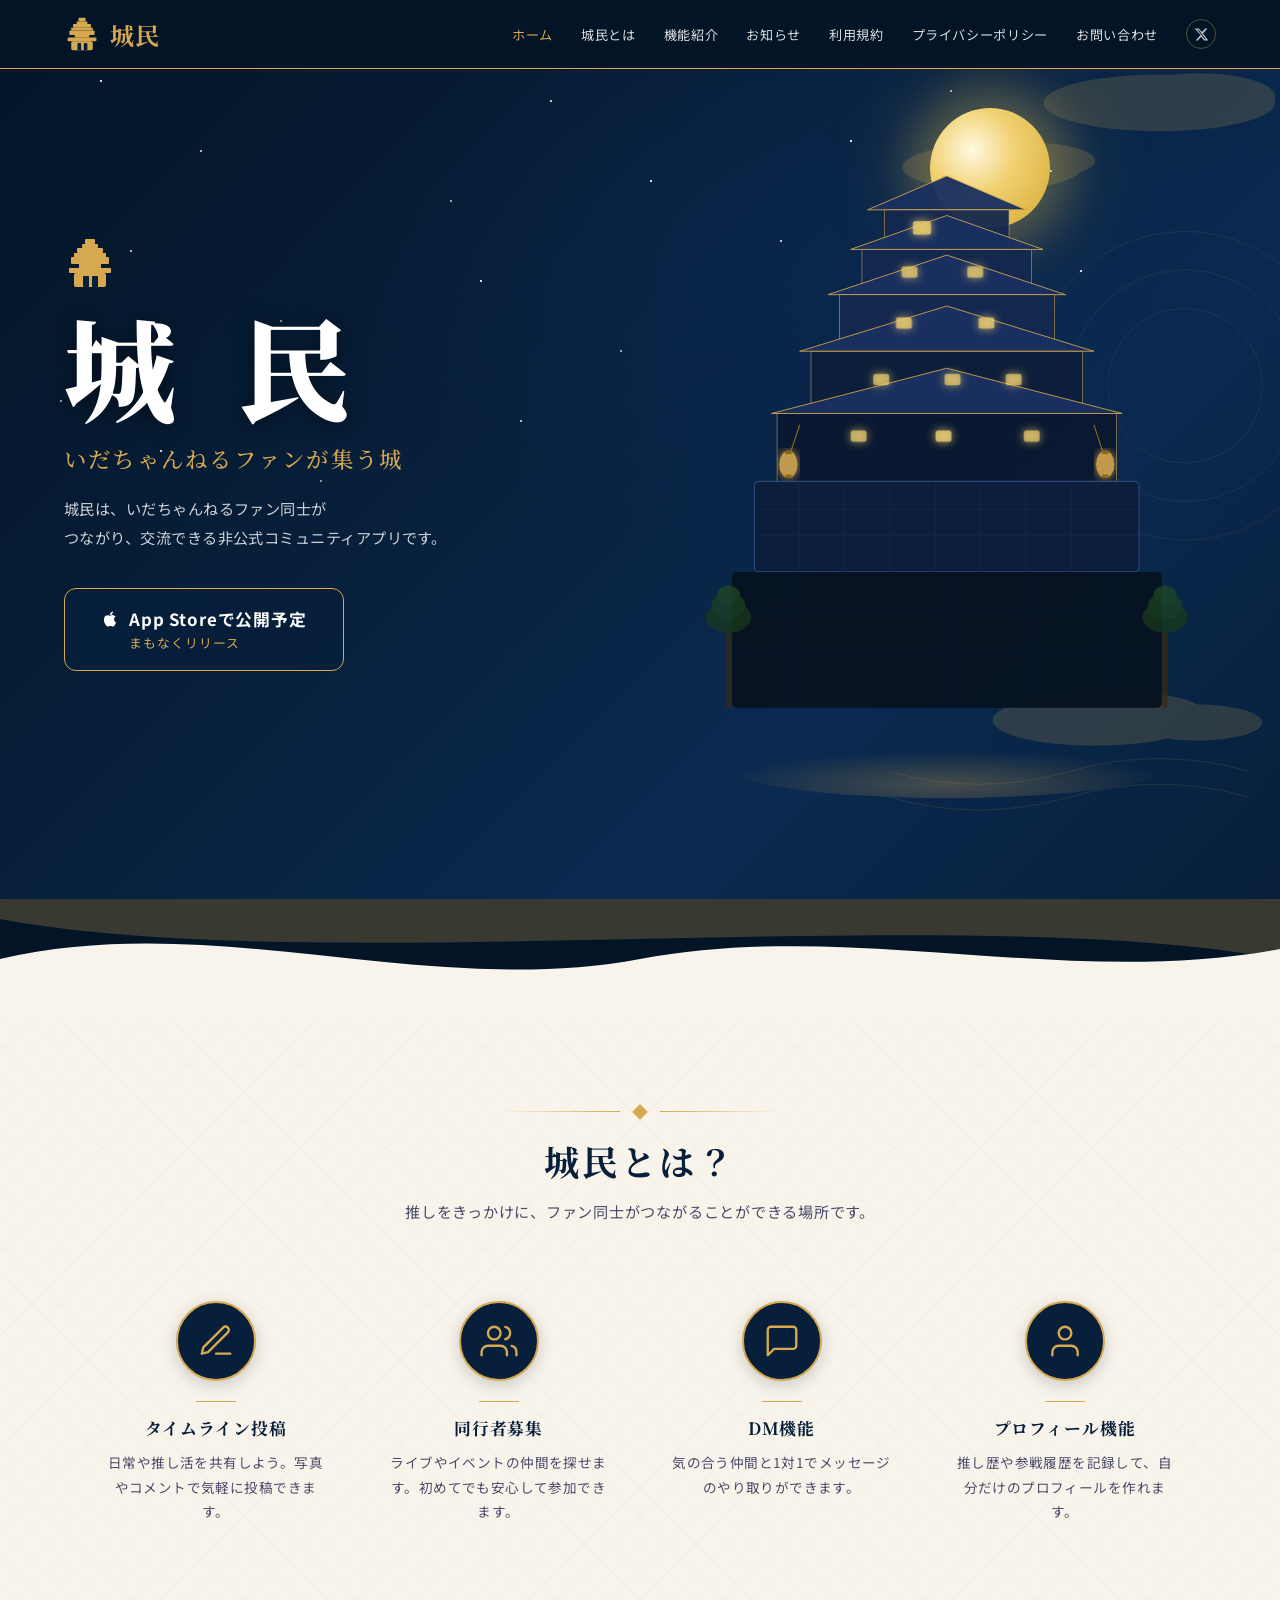
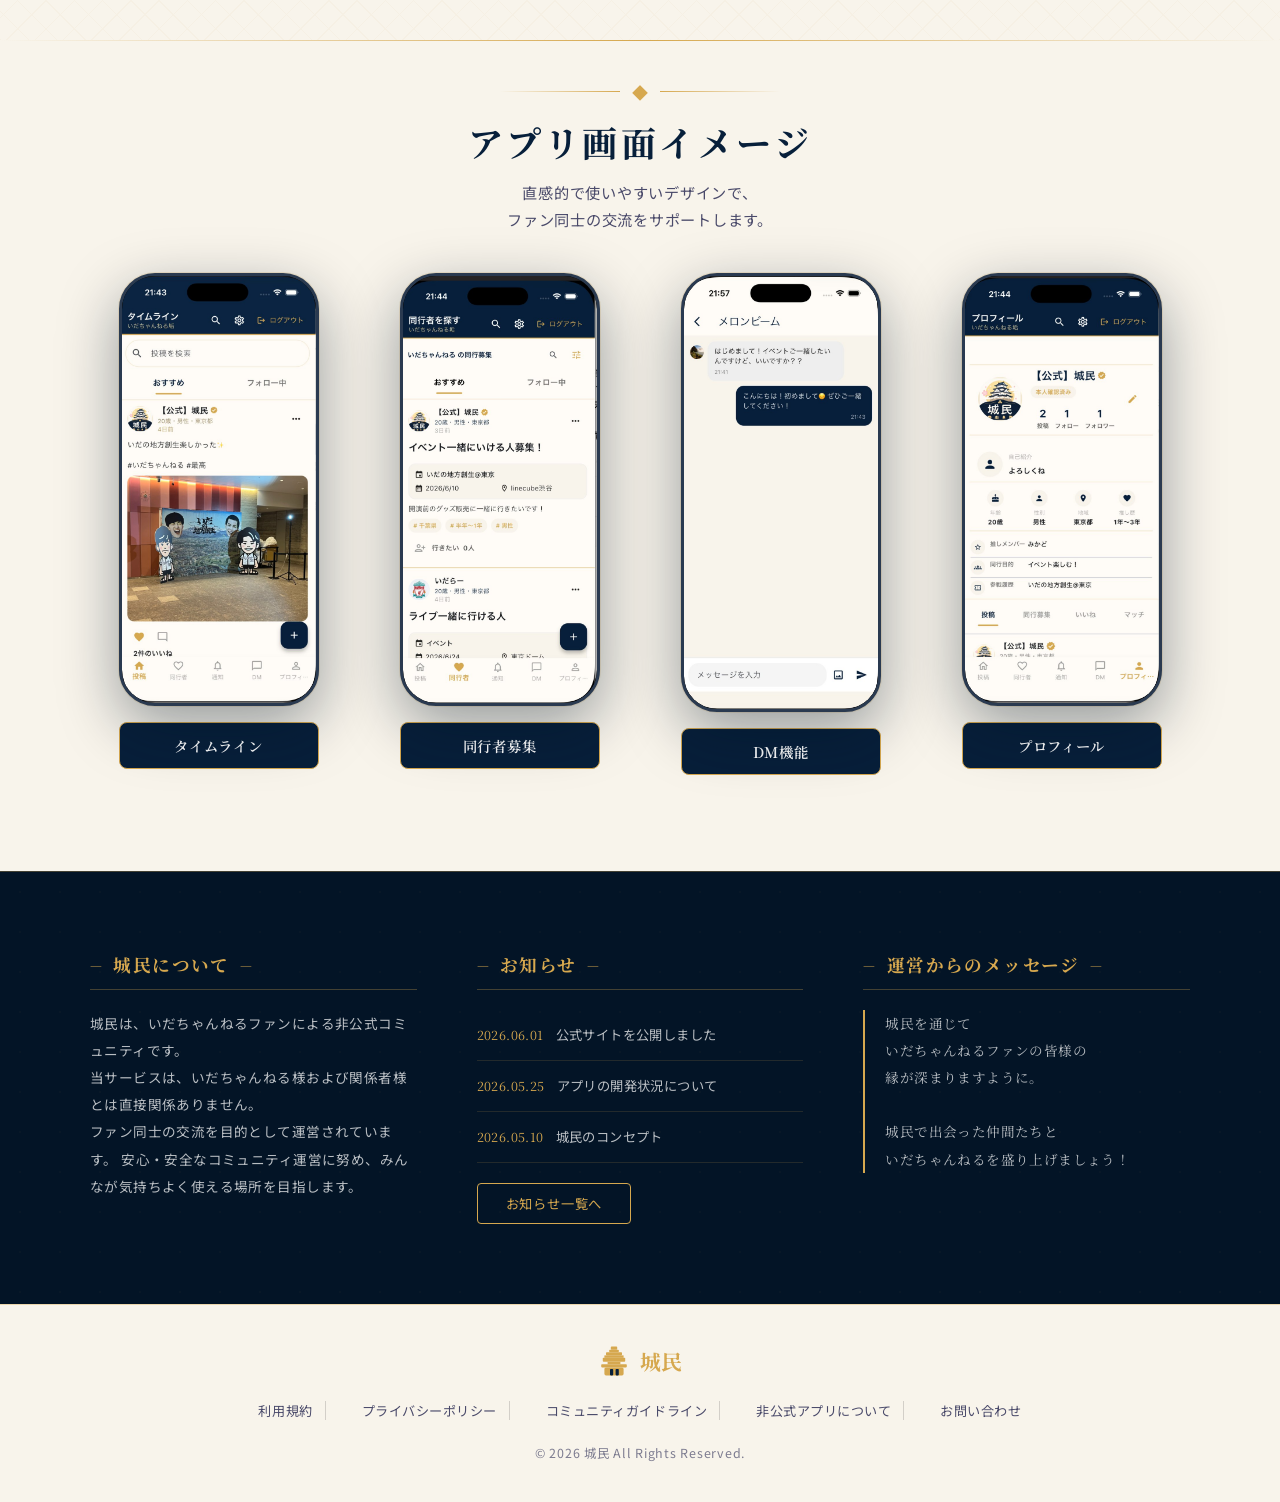
<file: index.html>
<!DOCTYPE html>
<html lang="ja">
<head>
  <meta charset="UTF-8" />
  <meta name="viewport" content="width=device-width, initial-scale=1.0" />

  <title>城民 | いだちゃんねるファンコミュニティアプリ</title>
  <meta name="description" content="城民は、いだちゃんねるファン同士がつながり、交流できる非公式コミュニティアプリです。タイムライン投稿、同行者募集、DM、プロフィール機能でファン同士の交流をサポートします。" />
  <meta name="robots" content="index, follow" />

  <link rel="canonical" href="https://j6v927pvjg-tech.github.io/jominsite2/" />

  <!-- OGP / SNS表示用 -->
<meta property="og:title" content="城民 | いだちゃんねるファンコミュニティアプリ" />
<meta property="og:description" content="いだちゃんねるファン同士がつながり、交流できる非公式コミュニティアプリです。" />
<meta property="og:type" content="website" />
<meta property="og:url" content="https://j6v927pvjg-tech.github.io/jominsite2/" />
<meta property="og:image" content="https://j6v927pvjg-tech.github.io/jominsite2/images/ogp.png" />
<meta property="og:image:secure_url" content="https://j6v927pvjg-tech.github.io/jominsite2/images/ogp.png" />
<meta property="og:image:type" content="image/png" />
<meta property="og:image:width" content="1734" />
<meta property="og:image:height" content="907" />

<!-- X用 -->
<meta name="twitter:card" content="summary_large_image" />
<meta name="twitter:title" content="城民 | いだちゃんねるファンコミュニティアプリ" />
<meta name="twitter:description" content="いだちゃんねるファン同士がつながる非公式コミュニティアプリ。" />
<meta name="twitter:image" content="https://j6v927pvjg-tech.github.io/jominsite2/images/ogp.png" />

  <link rel="stylesheet" href="style.css" />
</head>
<body>

<!-- ===== HEADER ===== -->
<header>
  <div class="header-inner">
    <a href="index.html" class="logo">
      <svg class="logo-icon" viewBox="0 0 40 40" fill="none" xmlns="http://www.w3.org/2000/svg">
        <rect x="16" y="2" width="8" height="4" rx="1" fill="#D6A84F"/>
        <rect x="14" y="6" width="12" height="3" rx="1" fill="#D6A84F"/>
        <rect x="10" y="9" width="20" height="4" rx="1" fill="#D6A84F"/>
        <rect x="8" y="13" width="24" height="3" fill="#D6A84F"/>
        <rect x="6" y="16" width="28" height="5" rx="1" fill="#D6A84F"/>
        <rect x="12" y="21" width="16" height="3" fill="#D6A84F"/>
        <rect x="4" y="24" width="32" height="4" rx="1" fill="#D6A84F"/>
        <rect x="8" y="28" width="24" height="10" rx="2" fill="#D6A84F"/>
        <rect x="15" y="30" width="4" height="8" rx="1" fill="#071F3A"/>
        <rect x="22" y="30" width="4" height="8" rx="1" fill="#071F3A"/>
      </svg>
      城民
    </a>
    <nav>
      <a href="index.html">ホーム</a>
      <a href="index.html#about">城民とは</a>
      <a href="index.html#features">機能紹介</a>
      <a href="index.html#news">お知らせ</a>
      <a href="terms.html">利用規約</a>
      <a href="privacy.html">プライバシーポリシー</a>
      <a href="contact.html">お問い合わせ</a>
      <a href="https://x.com/jomin_info" target="_blank" rel="noopener noreferrer" class="nav-x-link" aria-label="X(Twitter)公式アカウント">
        <svg width="15" height="15" viewBox="0 0 24 24" fill="currentColor" style="vertical-align:middle;display:block;"><path d="M18.244 2.25h3.308l-7.227 8.26 8.502 11.24H16.17l-4.714-6.231-5.401 6.231H2.744l7.73-8.835L1.254 2.25H8.08l4.253 5.622zm-1.161 17.52h1.833L7.084 4.126H5.117z"/></svg>
      </a>
    </nav>
    <button class="hamburger" id="hamburger" aria-label="メニュー" aria-expanded="false">
      <span></span><span></span><span></span>
    </button>
  </div>
</header>

<!-- モバイルナビ -->
<nav class="mobile-nav" id="mobile-nav" role="navigation">
  <a href="index.html">ホーム</a>
  <a href="index.html#about">城民とは</a>
  <a href="index.html#features">機能紹介</a>
  <a href="index.html#news">お知らせ</a>
  <a href="terms.html">利用規約</a>
  <a href="privacy.html">プライバシーポリシー</a>
  <a href="contact.html">お問い合わせ</a>
  <a href="https://x.com/jomin_info" target="_blank" rel="noopener noreferrer" style="display:flex;align-items:center;gap:10px;">
    <svg width="15" height="15" viewBox="0 0 24 24" fill="currentColor"><path d="M18.244 2.25h3.308l-7.227 8.26 8.502 11.24H16.17l-4.714-6.231-5.401 6.231H2.744l7.73-8.835L1.254 2.25H8.08l4.253 5.622zm-1.161 17.52h1.833L7.084 4.126H5.117z"/></svg>
    X 公式アカウント
  </a>
</nav>

<!-- ===== HERO ===== -->
<section class="hero">
  <!-- 背景エフェクト -->
  <div class="stars"></div>

  <!-- 月 -->
  <div class="moon"></div>

  <!-- 金の和柄雲 (SVG) -->
  <svg style="position:absolute;top:0;right:0;width:55%;height:100%;z-index:2;pointer-events:none;" viewBox="0 0 600 700" preserveAspectRatio="xMidYMid slice" xmlns="http://www.w3.org/2000/svg">
    <!-- 和柄の雲 -->
    <g opacity="0.18" fill="#D6A84F">
      <ellipse cx="480" cy="80" rx="90" ry="22"/>
      <ellipse cx="510" cy="75" rx="60" ry="18"/>
      <ellipse cx="450" cy="82" rx="55" ry="16"/>
      <ellipse cx="350" cy="130" rx="70" ry="18"/>
      <ellipse cx="380" cy="125" rx="50" ry="14"/>
      <ellipse cx="430" cy="560" rx="80" ry="20"/>
      <ellipse cx="460" cy="555" rx="55" ry="16"/>
      <ellipse cx="510" cy="562" rx="50" ry="14"/>
    </g>
    <!-- 和柄の細い線 -->
    <g stroke="#D6A84F" stroke-width="0.5" opacity="0.2" fill="none">
      <path d="M 20 20 Q 80 40 140 20 Q 200 0 260 20"/>
      <path d="M 20 40 Q 80 60 140 40 Q 200 20 260 40"/>
      <path d="M 550 600 Q 480 580 410 600 Q 340 620 270 600"/>
      <path d="M 550 620 Q 480 600 410 620 Q 340 640 270 620"/>
    </g>
    <!-- 波紋 -->
    <g stroke="#D6A84F" stroke-width="0.6" opacity="0.12" fill="none">
      <circle cx="500" cy="300" r="60"/>
      <circle cx="500" cy="300" r="90"/>
      <circle cx="500" cy="300" r="120"/>
    </g>
  </svg>

  <!-- 城のイラスト (SVG) -->
  <svg style="position:absolute;right:0;bottom:0;width:52%;height:88%;z-index:3;pointer-events:none;" viewBox="0 0 500 700" preserveAspectRatio="xMidYMax meet" xmlns="http://www.w3.org/2000/svg">
    <!-- グロー -->
    <defs>
      <filter id="glow">
        <feGaussianBlur stdDeviation="4" result="coloredBlur"/>
        <feMerge><feMergeNode in="coloredBlur"/><feMergeNode in="SourceGraphic"/></feMerge>
      </filter>
      <filter id="glow2">
        <feGaussianBlur stdDeviation="8" result="coloredBlur"/>
        <feMerge><feMergeNode in="coloredBlur"/><feMergeNode in="SourceGraphic"/></feMerge>
      </filter>
      <radialGradient id="castleGlow" cx="50%" cy="80%" r="50%">
        <stop offset="0%" stop-color="#D6A84F" stop-opacity="0.3"/>
        <stop offset="100%" stop-color="#D6A84F" stop-opacity="0"/>
      </radialGradient>
    </defs>
    <!-- 城の光の輪 -->
    <ellipse cx="250" cy="580" rx="200" ry="30" fill="url(#castleGlow)"/>
    <!-- 最上部の旗 -->
    <rect x="246" y="60" width="3" height="30" fill="#D6A84F" opacity="0.9"/>
    <polygon points="249,60 265,67 249,74" fill="#D6A84F" opacity="0.9"/>
    <!-- 天守閣 最上部屋根 -->
    <polygon points="180,90 250,60 320,90" fill="#1a3060" stroke="#D6A84F" stroke-width="0.8" opacity="0.95"/>
    <rect x="195" y="90" width="110" height="35" fill="#142850" stroke="#D6A84F" stroke-width="0.5" opacity="0.95"/>
    <!-- 2層目屋根 -->
    <polygon points="165,125 250,95 335,125" fill="#1a3060" stroke="#D6A84F" stroke-width="0.8" opacity="0.95"/>
    <rect x="175" y="125" width="150" height="40" fill="#142850" stroke="#D6A84F" stroke-width="0.5" opacity="0.95"/>
    <!-- 3層目屋根 -->
    <polygon points="145,165 250,130 355,165" fill="#1a3060" stroke="#D6A84F" stroke-width="0.8" opacity="0.95"/>
    <rect x="155" y="165" width="190" height="50" fill="#142850" stroke="#D6A84F" stroke-width="0.5" opacity="0.95"/>
    <!-- 4層目屋根 -->
    <polygon points="120,215 250,175 380,215" fill="#1a3060" stroke="#D6A84F" stroke-width="0.8" opacity="0.95"/>
    <rect x="130" y="215" width="240" height="55" fill="#0d1e3a" stroke="#D6A84F" stroke-width="0.5" opacity="0.95"/>
    <!-- 石垣基礎上部屋根 -->
    <polygon points="95,270 250,230 405,270" fill="#1a3060" stroke="#D6A84F" stroke-width="0.8" opacity="0.95"/>
    <rect x="100" y="270" width="300" height="60" fill="#0a1830" stroke="#D6A84F" stroke-width="0.5" opacity="0.95"/>
    <!-- 石垣 -->
    <rect x="80" y="330" width="340" height="80" rx="4" fill="#0d1e3a" stroke="#2a4a7a" stroke-width="1" opacity="0.95"/>
    <!-- 石垣の模様 -->
    <g stroke="#1a3060" stroke-width="0.7" opacity="0.6">
      <line x1="80" y1="355" x2="420" y2="355"/>
      <line x1="80" y1="378" x2="420" y2="378"/>
      <line x1="120" y1="330" x2="120" y2="410"/>
      <line x1="160" y1="330" x2="160" y2="410"/>
      <line x1="200" y1="330" x2="200" y2="410"/>
      <line x1="240" y1="330" x2="240" y2="410"/>
      <line x1="280" y1="330" x2="280" y2="410"/>
      <line x1="320" y1="330" x2="320" y2="410"/>
      <line x1="360" y1="330" x2="360" y2="410"/>
    </g>
    <!-- 土台 -->
    <rect x="60" y="410" width="380" height="120" rx="4" fill="#071220" opacity="0.95"/>
    <!-- 土台の石の模様 -->
    <g stroke="#0d1e3a" stroke-width="0.8" opacity="0.5">
      <line x1="60" y1="445" x2="440" y2="445"/>
      <line x1="60" y1="480" x2="440" y2="480"/>
      <line x1="110" y1="410" x2="110" y2="530"/>
      <line x1="180" y1="410" x2="180" y2="530"/>
      <line x1="250" y1="410" x2="250" y2="530"/>
      <line x1="320" y1="410" x2="320" y2="530"/>
      <line x1="390" y1="410" x2="390" y2="530"/>
    </g>
    <!-- 窓の光 -->
    <g filter="url(#glow)">
      <rect x="220" y="100" width="16" height="12" rx="2" fill="#f0d070" opacity="0.8"/>
      <rect x="210" y="140" width="14" height="10" rx="2" fill="#f0d070" opacity="0.7"/>
      <rect x="268" y="140" width="14" height="10" rx="2" fill="#f0d070" opacity="0.7"/>
      <rect x="205" y="185" width="14" height="10" rx="2" fill="#f0d070" opacity="0.75"/>
      <rect x="278" y="185" width="14" height="10" rx="2" fill="#f0d070" opacity="0.75"/>
      <rect x="185" y="235" width="14" height="10" rx="2" fill="#f0d070" opacity="0.7"/>
      <rect x="248" y="235" width="14" height="10" rx="2" fill="#f0d070" opacity="0.7"/>
      <rect x="302" y="235" width="14" height="10" rx="2" fill="#f0d070" opacity="0.7"/>
      <rect x="165" y="285" width="14" height="10" rx="2" fill="#f0d070" opacity="0.7"/>
      <rect x="240" y="285" width="14" height="10" rx="2" fill="#f0d070" opacity="0.8"/>
      <rect x="318" y="285" width="14" height="10" rx="2" fill="#f0d070" opacity="0.7"/>
    </g>
    <!-- 提灯 左 -->
    <line x1="120" y1="280" x2="110" y2="310" stroke="#8B6914" stroke-width="1"/>
    <ellipse cx="110" cy="315" rx="8" ry="12" fill="#D6A84F" filter="url(#glow)" opacity="0.9"/>
    <rect x="107" y="303" width="6" height="3" rx="1" fill="#8B6914"/>
    <rect x="107" y="324" width="6" height="3" rx="1" fill="#8B6914"/>
    <!-- 提灯 右 -->
    <line x1="380" y1="280" x2="390" y2="310" stroke="#8B6914" stroke-width="1"/>
    <ellipse cx="390" cy="315" rx="8" ry="12" fill="#D6A84F" filter="url(#glow)" opacity="0.9"/>
    <rect x="387" y="303" width="6" height="3" rx="1" fill="#8B6914"/>
    <rect x="387" y="324" width="6" height="3" rx="1" fill="#8B6914"/>
    <!-- 縁取りの金色ライン -->
    <g stroke="#D6A84F" stroke-width="0.8" fill="none" opacity="0.5">
      <line x1="195" y1="90" x2="305" y2="90"/>
      <line x1="175" y1="125" x2="325" y2="125"/>
      <line x1="155" y1="165" x2="345" y2="165"/>
      <line x1="130" y1="215" x2="370" y2="215"/>
      <line x1="100" y1="270" x2="400" y2="270"/>
    </g>
    <!-- 松の木 左 -->
    <g opacity="0.7">
      <rect x="55" y="460" width="5" height="70" fill="#3a2a10"/>
      <ellipse cx="57" cy="450" rx="20" ry="14" fill="#1a3a1a"/>
      <ellipse cx="57" cy="440" rx="15" ry="12" fill="#1e441e"/>
      <ellipse cx="57" cy="430" rx="10" ry="8" fill="#224a22"/>
    </g>
    <!-- 松の木 右 -->
    <g opacity="0.7">
      <rect x="440" y="460" width="5" height="70" fill="#3a2a10"/>
      <ellipse cx="443" cy="450" rx="20" ry="14" fill="#1a3a1a"/>
      <ellipse cx="443" cy="440" rx="15" ry="12" fill="#1e441e"/>
      <ellipse cx="443" cy="430" rx="10" ry="8" fill="#224a22"/>
    </g>
  </svg>

  <!-- ヒーローコンテンツ -->
  <div class="hero-content">
    <div class="hero-left">
      <!-- 城アイコン -->
      <svg class="hero-castle-icon" viewBox="0 0 52 52" fill="none" xmlns="http://www.w3.org/2000/svg">
        <rect x="21" y="2" width="10" height="5" rx="1" fill="#D6A84F"/>
        <rect x="18" y="7" width="16" height="4" rx="1" fill="#D6A84F"/>
        <rect x="13" y="11" width="26" height="5" rx="1" fill="#D6A84F"/>
        <rect x="10" y="16" width="32" height="4" fill="#D6A84F"/>
        <rect x="7" y="20" width="38" height="7" rx="1" fill="#D6A84F"/>
        <rect x="15" y="27" width="22" height="4" fill="#D6A84F"/>
        <rect x="5" y="31" width="42" height="5" rx="1" fill="#D6A84F"/>
        <rect x="10" y="36" width="32" height="14" rx="2" fill="#D6A84F"/>
        <rect x="19" y="39" width="6" height="11" rx="1" fill="#071F3A"/>
        <rect x="28" y="39" width="6" height="11" rx="1" fill="#071F3A"/>
      </svg>

      <h1 class="hero-title">城&nbsp;民</h1>
      <p class="hero-subtitle">いだちゃんねるファンが集う城</p>
      <p class="hero-desc">
        城民は、いだちゃんねるファン同士が<br>
        つながり、交流できる非公式コミュニティアプリです。
      </p>

      <a href="#" class="cta-btn" role="button">
        <span class="cta-btn-main">
          <svg width="18" height="18" viewBox="0 0 24 24" fill="white"><path d="M18.71 19.5c-.83 1.24-1.71 2.45-3.05 2.47-1.34.03-1.77-.79-3.29-.79-1.53 0-2 .77-3.27.82-1.31.05-2.3-1.32-3.14-2.53C4.25 17 2.94 12.45 4.7 9.39c.87-1.52 2.43-2.48 4.12-2.51 1.28-.02 2.5.87 3.29.87.78 0 2.26-1.07 3.8-.91.65.03 2.47.26 3.64 1.98-.09.06-2.17 1.28-2.15 3.81.03 3.02 2.65 4.03 2.68 4.04-.03.07-.42 1.44-1.38 2.83M13 3.5c.73-.83 1.94-1.46 2.94-1.5.13 1.17-.34 2.35-1.04 3.19-.69.85-1.83 1.51-2.95 1.42-.15-1.15.41-2.35 1.05-3.11z"/></svg>
          App Storeで公開予定
        </span>
        <span class="cta-btn-sub">まもなくリリース</span>
      </a>
    </div>
  </div>
</section>

<!-- ===== WAVE DIVIDER ===== -->
<div class="wave-divider">
  <svg viewBox="0 0 1440 120" preserveAspectRatio="none" xmlns="http://www.w3.org/2000/svg">
    <!-- 金色の上部カーブ -->
    <path d="M0,20 C360,80 1080,0 1440,60 L1440,0 L0,0 Z" fill="#D6A84F" opacity="0.25"/>
    <!-- クリームの大きな波 -->
    <path d="M0,60 C240,10 480,100 720,60 C960,20 1200,90 1440,50 L1440,120 L0,120 Z" fill="#F8F4EB"/>
  </svg>
</div>

<!-- ===== 城民とは？ ===== -->
<section class="about-section" id="about">
  <div class="about-inner">
    <div class="gold-line-deco"><span>◆</span></div>
    <h2 class="section-title">城民とは？</h2>
    <p class="section-sub">推しをきっかけに、ファン同士がつながることができる場所です。</p>

    <div class="features-grid" id="features">
      <!-- 機能1 -->
      <div class="feature-card fade-in">
        <div class="feature-icon-wrap">
          <svg viewBox="0 0 24 24" xmlns="http://www.w3.org/2000/svg">
            <path d="M12 20h9" stroke-linecap="round" stroke-linejoin="round"/>
            <path d="M16.5 3.5a2.121 2.121 0 013 3L7 19l-4 1 1-4L16.5 3.5z" stroke-linecap="round" stroke-linejoin="round"/>
          </svg>
        </div>
        <div class="feature-gold-line"></div>
        <h3 class="feature-title">タイムライン投稿</h3>
        <p class="feature-desc">日常や推し活を共有しよう。写真やコメントで気軽に投稿できます。</p>
      </div>

      <!-- 機能2 -->
      <div class="feature-card fade-in">
        <div class="feature-icon-wrap">
          <svg viewBox="0 0 24 24" xmlns="http://www.w3.org/2000/svg">
            <path d="M17 21v-2a4 4 0 00-4-4H5a4 4 0 00-4 4v2" stroke-linecap="round" stroke-linejoin="round"/>
            <circle cx="9" cy="7" r="4" stroke-linecap="round" stroke-linejoin="round"/>
            <path d="M23 21v-2a4 4 0 00-3-3.87" stroke-linecap="round" stroke-linejoin="round"/>
            <path d="M16 3.13a4 4 0 010 7.75" stroke-linecap="round" stroke-linejoin="round"/>
          </svg>
        </div>
        <div class="feature-gold-line"></div>
        <h3 class="feature-title">同行者募集</h3>
        <p class="feature-desc">ライブやイベントの仲間を探せます。初めてでも安心して参加できます。</p>
      </div>

      <!-- 機能3 -->
      <div class="feature-card fade-in">
        <div class="feature-icon-wrap">
          <svg viewBox="0 0 24 24" xmlns="http://www.w3.org/2000/svg">
            <path d="M21 15a2 2 0 01-2 2H7l-4 4V5a2 2 0 012-2h14a2 2 0 012 2z" stroke-linecap="round" stroke-linejoin="round"/>
          </svg>
        </div>
        <div class="feature-gold-line"></div>
        <h3 class="feature-title">DM機能</h3>
        <p class="feature-desc">気の合う仲間と1対1でメッセージのやり取りができます。</p>
      </div>

      <!-- 機能4 -->
      <div class="feature-card fade-in">
        <div class="feature-icon-wrap">
          <svg viewBox="0 0 24 24" xmlns="http://www.w3.org/2000/svg">
            <path d="M20 21v-2a4 4 0 00-4-4H8a4 4 0 00-4 4v2" stroke-linecap="round" stroke-linejoin="round"/>
            <circle cx="12" cy="7" r="4" stroke-linecap="round" stroke-linejoin="round"/>
          </svg>
        </div>
        <div class="feature-gold-line"></div>
        <h3 class="feature-title">プロフィール機能</h3>
        <p class="feature-desc">推し歴や参戦履歴を記録して、自分だけのプロフィールを作れます。</p>
      </div>
    </div>
  </div>
</section>

<!-- ===== アプリ画面イメージ ===== -->
<section class="screens-section">
  <div class="screens-inner">
    <div class="gold-line-deco"><span>◆</span></div>
    <h2 class="section-title">アプリ画面イメージ</h2>
    <p class="section-sub" style="margin-bottom:40px;">直感的で使いやすいデザインで、<br>ファン同士の交流をサポートします。</p>

    <div class="screens-grid">

      <!-- ① タイムライン -->
      <div class="screen-item fade-in">
        <div class="iphone-mock">
          <img src="images/screen_timeline.png" alt="タイムライン画面"  />
        </div>
        <div class="screen-label-btn">タイムライン</div>
      </div>

      <!-- ② 同行者募集 -->
      <div class="screen-item fade-in">
        <div class="iphone-mock">
          <img src="images/screen_recruit.png" alt="同行者募集画面"  />
        </div>
        <div class="screen-label-btn">同行者募集</div>
      </div>

      <!-- ③ DM -->
      <div class="screen-item fade-in">
        <div class="iphone-mock" style="aspect-ratio: 670/1468;">
          <img src="images/screen_dm.png" alt="DM画面" class="screen-dm-img" />
        </div>
        <div class="screen-label-btn">DM機能</div>
      </div>

      <!-- ④ プロフィール -->
      <div class="screen-item fade-in">
        <div class="iphone-mock">
          <img src="images/screen_profile.png" alt="プロフィール画面"  />
        </div>
        <div class="screen-label-btn">プロフィール</div>
      </div>

    </div>
  </div>
</section>


<!-- ===== DARK SECTION ===== -->
<section class="dark-section" id="news">
  <div class="dark-inner">

    <!-- 左：城民について -->
    <div class="dark-col">
      <h3 class="dark-col-title">城民について</h3>
      <p>
        城民は、いだちゃんねるファンによる非公式コミュニティです。<br>
        当サービスは、いだちゃんねる様および関係者様とは直接関係ありません。<br>
        ファン同士の交流を目的として運営されています。
        安心・安全なコミュニティ運営に努め、みんなが気持ちよく使える場所を目指します。
      </p>
    </div>

    <!-- 中央：お知らせ -->
    <div class="dark-col">
      <h3 class="dark-col-title">お知らせ</h3>
      <ul class="news-list">
        <li><span class="news-date">2026.06.01</span>公式サイトを公開しました</li>
        <li><span class="news-date">2026.05.25</span>アプリの開発状況について</li>
        <li><span class="news-date">2026.05.10</span>城民のコンセプト</li>
      </ul>
      <a href="news.html" class="news-btn">お知らせ一覧へ</a>
    </div>

    <!-- 右：運営からのメッセージ -->
    <div class="dark-col">
      <h3 class="dark-col-title">運営からのメッセージ</h3>
      <p class="dark-message">
        城民を通じて<br>
        いだちゃんねるファンの皆様の<br>
        縁が深まりますように。<br><br>
        城民で出会った仲間たちと<br>
        いだちゃんねるを盛り上げましょう！
      </p>
    </div>

  </div>
</section>

<!-- ===== FOOTER ===== -->
<footer>
  <div class="footer-inner">
    <a href="index.html" class="footer-logo">
      <svg width="32" height="32" viewBox="0 0 40 40" fill="none" xmlns="http://www.w3.org/2000/svg">
        <rect x="16" y="2" width="8" height="4" rx="1" fill="#D6A84F"/>
        <rect x="14" y="6" width="12" height="3" rx="1" fill="#D6A84F"/>
        <rect x="10" y="9" width="20" height="4" rx="1" fill="#D6A84F"/>
        <rect x="8" y="13" width="24" height="3" fill="#D6A84F"/>
        <rect x="6" y="16" width="28" height="5" rx="1" fill="#D6A84F"/>
        <rect x="12" y="21" width="16" height="3" fill="#D6A84F"/>
        <rect x="4" y="24" width="32" height="4" rx="1" fill="#D6A84F"/>
        <rect x="8" y="28" width="24" height="10" rx="2" fill="#D6A84F"/>
        <rect x="15" y="30" width="4" height="8" rx="1" fill="#071F3A"/>
        <rect x="22" y="30" width="4" height="8" rx="1" fill="#071F3A"/>
      </svg>
      城民
    </a>
    <div class="footer-links">
      <a href="terms.html">利用規約</a>
      <a href="privacy.html">プライバシーポリシー</a>
      <a href="guideline.html">コミュニティガイドライン</a>
      <a href="unofficial.html">非公式アプリについて</a>
      <a href="contact.html">お問い合わせ</a>
    </div>
    <p class="footer-copy">© 2026 城民 All Rights Reserved.</p>
  </div>
</footer>

<script src="script.js"></script>
</body>
</html>
</file>
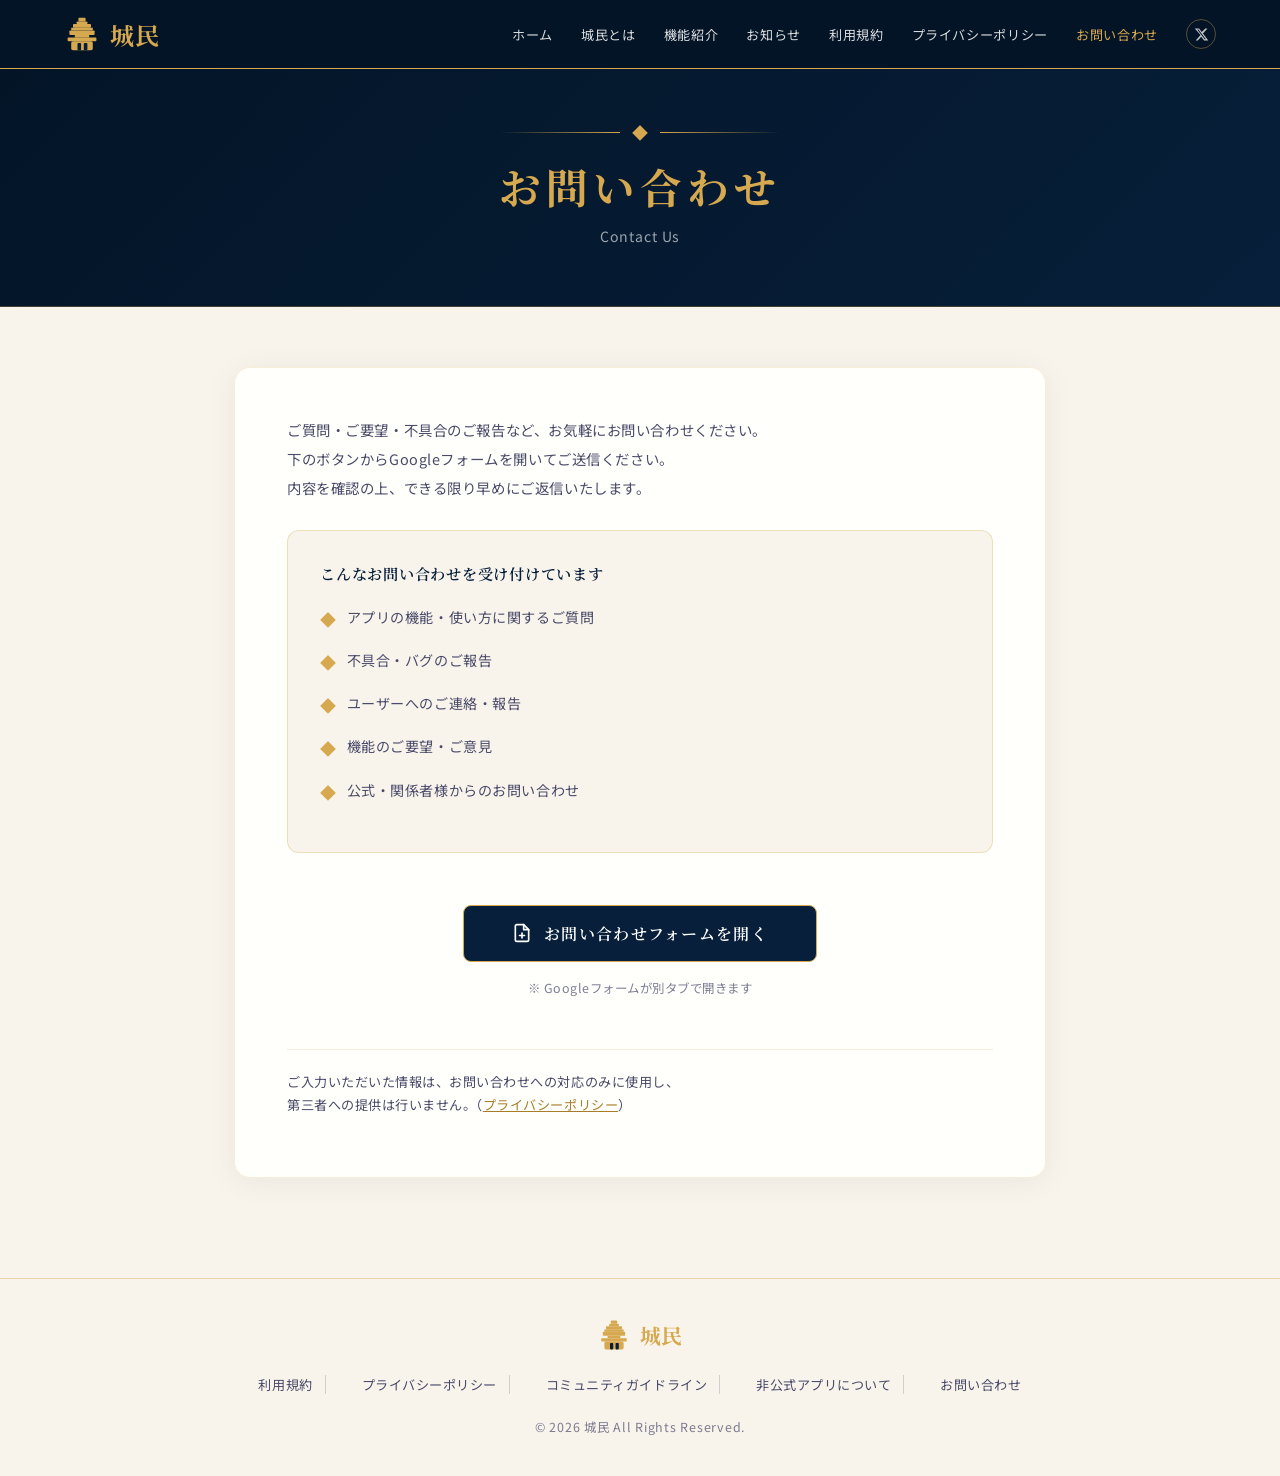
<file: contact.html>
<!DOCTYPE html>
<html lang="ja">
<head>
  <meta charset="UTF-8" />
  <meta name="viewport" content="width=device-width, initial-scale=1.0" />
  <title>お問い合わせ | 城民</title>
  <link rel="stylesheet" href="style.css" />
</head>
<body>

<header>
  <div class="header-inner">
    <a href="index.html" class="logo">
      <svg class="logo-icon" viewBox="0 0 40 40" fill="none"><rect x="16" y="2" width="8" height="4" rx="1" fill="#D6A84F"/><rect x="14" y="6" width="12" height="3" rx="1" fill="#D6A84F"/><rect x="10" y="9" width="20" height="4" rx="1" fill="#D6A84F"/><rect x="8" y="13" width="24" height="3" fill="#D6A84F"/><rect x="6" y="16" width="28" height="5" rx="1" fill="#D6A84F"/><rect x="12" y="21" width="16" height="3" fill="#D6A84F"/><rect x="4" y="24" width="32" height="4" rx="1" fill="#D6A84F"/><rect x="8" y="28" width="24" height="10" rx="2" fill="#D6A84F"/><rect x="15" y="30" width="4" height="8" rx="1" fill="#071F3A"/><rect x="22" y="30" width="4" height="8" rx="1" fill="#071F3A"/></svg>
      城民
    </a>
    <nav>
      <a href="index.html">ホーム</a>
      <a href="index.html#about">城民とは</a>
      <a href="index.html#features">機能紹介</a>
      <a href="index.html#news">お知らせ</a>
      <a href="terms.html">利用規約</a>
      <a href="privacy.html">プライバシーポリシー</a>
      <a href="contact.html">お問い合わせ</a>
      <a href="https://x.com/jomin_info" target="_blank" rel="noopener noreferrer" class="nav-x-link" aria-label="X(Twitter)公式アカウント">
        <svg width="15" height="15" viewBox="0 0 24 24" fill="currentColor" style="vertical-align:middle;display:block;"><path d="M18.244 2.25h3.308l-7.227 8.26 8.502 11.24H16.17l-4.714-6.231-5.401 6.231H2.744l7.73-8.835L1.254 2.25H8.08l4.253 5.622zm-1.161 17.52h1.833L7.084 4.126H5.117z"/></svg>
      </a>
    </nav>
    <button class="hamburger" id="hamburger" aria-label="メニュー" aria-expanded="false">
      <span></span><span></span><span></span>
    </button>
  </div>
</header>
<nav class="mobile-nav" id="mobile-nav">
  <a href="index.html">ホーム</a>
  <a href="index.html#about">城民とは</a>
  <a href="index.html#features">機能紹介</a>
  <a href="index.html#news">お知らせ</a>
  <a href="terms.html">利用規約</a>
  <a href="privacy.html">プライバシーポリシー</a>
  <a href="contact.html">お問い合わせ</a>
  <a href="https://x.com/jomin_info" target="_blank" rel="noopener noreferrer" style="display:flex;align-items:center;gap:10px;">
    <svg width="15" height="15" viewBox="0 0 24 24" fill="currentColor"><path d="M18.244 2.25h3.308l-7.227 8.26 8.502 11.24H16.17l-4.714-6.231-5.401 6.231H2.744l7.73-8.835L1.254 2.25H8.08l4.253 5.622zm-1.161 17.52h1.833L7.084 4.126H5.117z"/></svg>
    X 公式アカウント
  </a>
</nav>

<div class="subpage-hero">
  <div class="subpage-hero-inner">
    <div class="gold-line-deco"><span>◆</span></div>
    <h1 class="subpage-title">お問い合わせ</h1>
    <p class="subpage-subtitle">Contact Us</p>
  </div>
</div>

<div class="subpage-content">
  <div class="content-card">
    <p style="margin-bottom:28px;line-height:2;">
      ご質問・ご要望・不具合のご報告など、お気軽にお問い合わせください。<br>
      下のボタンからGoogleフォームを開いてご送信ください。<br>
      内容を確認の上、できる限り早めにご返信いたします。
    </p>

    <!-- お問い合わせ種別 案内 -->
    <div style="background:var(--cream);border:1px solid rgba(214,168,79,0.3);border-radius:12px;padding:28px 32px;margin-bottom:32px;">
      <p style="font-family:'Noto Serif JP',serif;font-size:0.95rem;color:var(--navy);font-weight:600;margin-bottom:16px;letter-spacing:0.05em;">こんなお問い合わせを受け付けています</p>
      <ul style="list-style:none;padding:0;display:flex;flex-direction:column;gap:10px;">
        <li style="display:flex;align-items:flex-start;gap:10px;font-size:0.88rem;color:var(--text-mid);line-height:1.7;">
          <span style="color:var(--gold);font-size:1rem;flex-shrink:0;">◆</span>アプリの機能・使い方に関するご質問
        </li>
        <li style="display:flex;align-items:flex-start;gap:10px;font-size:0.88rem;color:var(--text-mid);line-height:1.7;">
          <span style="color:var(--gold);font-size:1rem;flex-shrink:0;">◆</span>不具合・バグのご報告
        </li>
        <li style="display:flex;align-items:flex-start;gap:10px;font-size:0.88rem;color:var(--text-mid);line-height:1.7;">
          <span style="color:var(--gold);font-size:1rem;flex-shrink:0;">◆</span>ユーザーへのご連絡・報告
        </li>
        <li style="display:flex;align-items:flex-start;gap:10px;font-size:0.88rem;color:var(--text-mid);line-height:1.7;">
          <span style="color:var(--gold);font-size:1rem;flex-shrink:0;">◆</span>機能のご要望・ご意見
        </li>
        <li style="display:flex;align-items:flex-start;gap:10px;font-size:0.88rem;color:var(--text-mid);line-height:1.7;">
          <span style="color:var(--gold);font-size:1rem;flex-shrink:0;">◆</span>公式・関係者様からのお問い合わせ
        </li>
      </ul>
    </div>

    <!-- Googleフォームへのリンクボタン -->
    <div style="text-align:center;padding:20px 0 8px;">
      <a
        href="https://docs.google.com/forms/d/e/1FAIpQLScwiI5LHO3E2K96Czc6IzBuhMhuWjWOAN4PV--udASacrThnw/viewform?usp=header"
        target="_blank"
        rel="noopener noreferrer"
        class="form-submit"
        style="display:inline-flex;align-items:center;gap:12px;text-decoration:none;padding:16px 48px;font-size:1rem;"
      >
        <svg width="20" height="20" viewBox="0 0 24 24" fill="none" stroke="currentColor" stroke-width="2" stroke-linecap="round" stroke-linejoin="round">
          <path d="M14 2H6a2 2 0 00-2 2v16a2 2 0 002 2h12a2 2 0 002-2V8z"/>
          <polyline points="14 2 14 8 20 8"/>
          <line x1="12" y1="18" x2="12" y2="12"/>
          <line x1="9" y1="15" x2="15" y2="15"/>
        </svg>
        お問い合わせフォームを開く
      </a>
      <p style="margin-top:14px;font-size:0.78rem;color:var(--text-mid);opacity:0.7;">
        ※ Googleフォームが別タブで開きます
      </p>
    </div>

    <p style="margin-top:28px;font-size:0.82rem;color:var(--text-mid);line-height:1.8;border-top:1px solid rgba(214,168,79,0.2);padding-top:20px;">
      ご入力いただいた情報は、お問い合わせへの対応のみに使用し、<br>
      第三者への提供は行いません。（<a href="privacy.html" style="color:var(--gold-dark);">プライバシーポリシー</a>）
    </p>
  </div>
</div>

<footer>
  <div class="footer-inner">
    <a href="index.html" class="footer-logo">
      <svg width="32" height="32" viewBox="0 0 40 40" fill="none"><rect x="16" y="2" width="8" height="4" rx="1" fill="#D6A84F"/><rect x="14" y="6" width="12" height="3" rx="1" fill="#D6A84F"/><rect x="10" y="9" width="20" height="4" rx="1" fill="#D6A84F"/><rect x="8" y="13" width="24" height="3" fill="#D6A84F"/><rect x="6" y="16" width="28" height="5" rx="1" fill="#D6A84F"/><rect x="12" y="21" width="16" height="3" fill="#D6A84F"/><rect x="4" y="24" width="32" height="4" rx="1" fill="#D6A84F"/><rect x="8" y="28" width="24" height="10" rx="2" fill="#D6A84F"/><rect x="15" y="30" width="4" height="8" rx="1" fill="#071F3A"/><rect x="22" y="30" width="4" height="8" rx="1" fill="#071F3A"/></svg>
      城民
    </a>
    <div class="footer-links">
      <a href="terms.html">利用規約</a>
      <a href="privacy.html">プライバシーポリシー</a>
      <a href="guideline.html">コミュニティガイドライン</a>
      <a href="unofficial.html">非公式アプリについて</a>
      <a href="contact.html">お問い合わせ</a>
    </div>
    <p class="footer-copy">© 2026 城民 All Rights Reserved.</p>
  </div>
</footer>

<script src="script.js"></script>
</body>
</html>
</file>
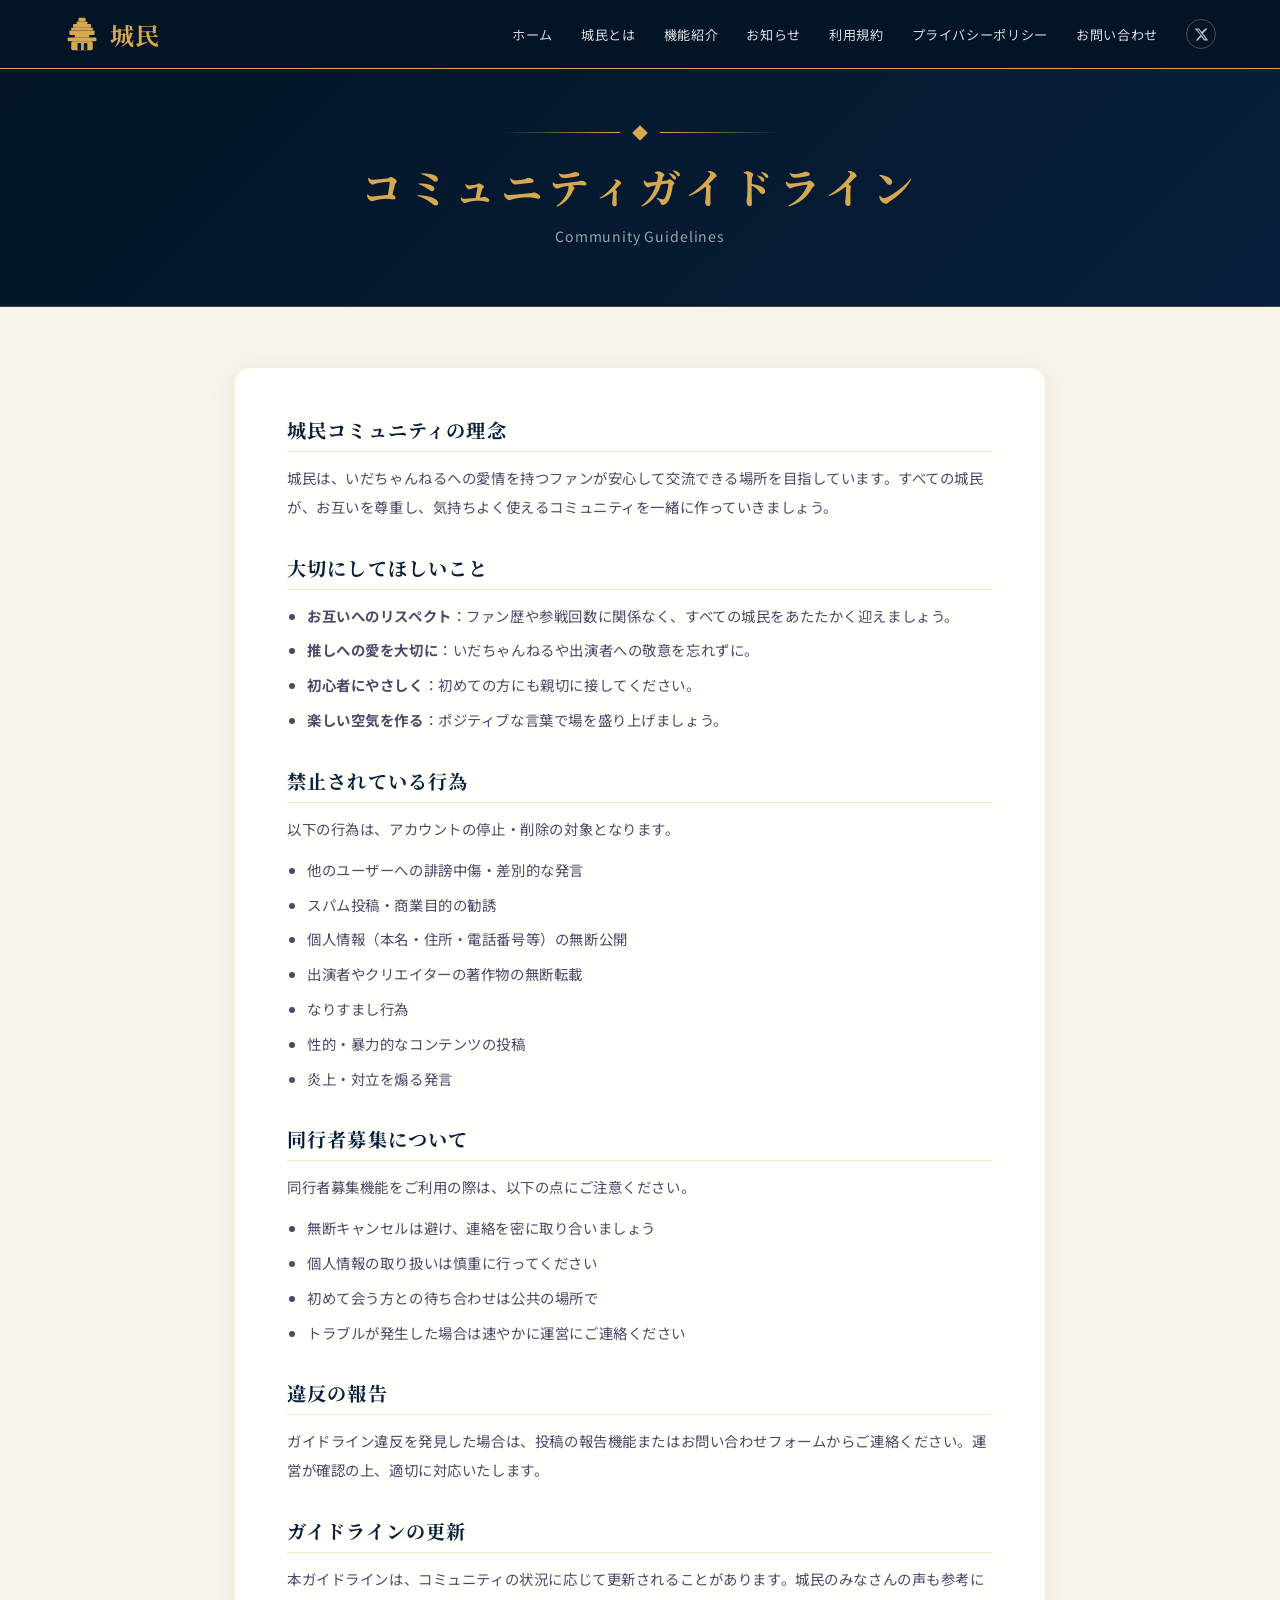
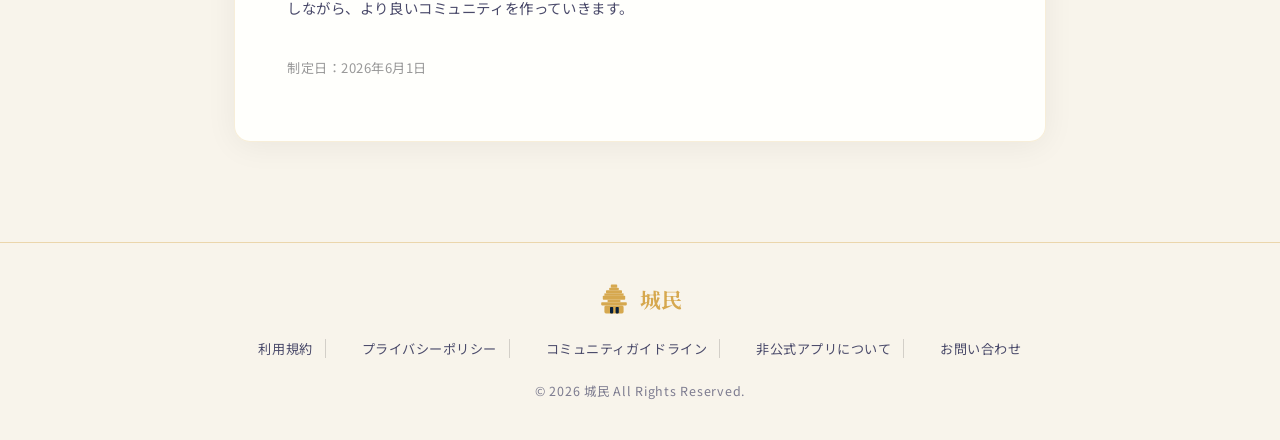
<file: guideline.html>
<!DOCTYPE html>
<html lang="ja">
<head>
  <meta charset="UTF-8" />
  <meta name="viewport" content="width=device-width, initial-scale=1.0" />
  <title>コミュニティガイドライン | 城民</title>
  <link rel="stylesheet" href="style.css" />
</head>
<body>

<header>
  <div class="header-inner">
    <a href="index.html" class="logo">
      <svg class="logo-icon" viewBox="0 0 40 40" fill="none"><rect x="16" y="2" width="8" height="4" rx="1" fill="#D6A84F"/><rect x="14" y="6" width="12" height="3" rx="1" fill="#D6A84F"/><rect x="10" y="9" width="20" height="4" rx="1" fill="#D6A84F"/><rect x="8" y="13" width="24" height="3" fill="#D6A84F"/><rect x="6" y="16" width="28" height="5" rx="1" fill="#D6A84F"/><rect x="12" y="21" width="16" height="3" fill="#D6A84F"/><rect x="4" y="24" width="32" height="4" rx="1" fill="#D6A84F"/><rect x="8" y="28" width="24" height="10" rx="2" fill="#D6A84F"/><rect x="15" y="30" width="4" height="8" rx="1" fill="#071F3A"/><rect x="22" y="30" width="4" height="8" rx="1" fill="#071F3A"/></svg>
      城民
    </a>
    <nav>
      <a href="index.html">ホーム</a>
      <a href="index.html#about">城民とは</a>
      <a href="index.html#features">機能紹介</a>
      <a href="index.html#news">お知らせ</a>
      <a href="terms.html">利用規約</a>
      <a href="privacy.html">プライバシーポリシー</a>
      <a href="contact.html">お問い合わせ</a>
      <a href="https://x.com/QwI502F3kt15702" target="_blank" rel="noopener noreferrer" class="nav-x-link" aria-label="X(Twitter)公式アカウント">
        <svg width="15" height="15" viewBox="0 0 24 24" fill="currentColor" style="vertical-align:middle;display:block;"><path d="M18.244 2.25h3.308l-7.227 8.26 8.502 11.24H16.17l-4.714-6.231-5.401 6.231H2.744l7.73-8.835L1.254 2.25H8.08l4.253 5.622zm-1.161 17.52h1.833L7.084 4.126H5.117z"/></svg>
      </a>
    </nav>
    <button class="hamburger" id="hamburger" aria-label="メニュー" aria-expanded="false">
      <span></span><span></span><span></span>
    </button>
  </div>
</header>
<nav class="mobile-nav" id="mobile-nav">
  <a href="index.html">ホーム</a>
  <a href="index.html#about">城民とは</a>
  <a href="index.html#features">機能紹介</a>
  <a href="index.html#news">お知らせ</a>
  <a href="terms.html">利用規約</a>
  <a href="privacy.html">プライバシーポリシー</a>
  <a href="contact.html">お問い合わせ</a>
  <a href="https://x.com/QwI502F3kt15702" target="_blank" rel="noopener noreferrer" style="display:flex;align-items:center;gap:10px;">
    <svg width="15" height="15" viewBox="0 0 24 24" fill="currentColor"><path d="M18.244 2.25h3.308l-7.227 8.26 8.502 11.24H16.17l-4.714-6.231-5.401 6.231H2.744l7.73-8.835L1.254 2.25H8.08l4.253 5.622zm-1.161 17.52h1.833L7.084 4.126H5.117z"/></svg>
    X 公式アカウント
  </a>
</nav>

<div class="subpage-hero">
  <div class="subpage-hero-inner">
    <div class="gold-line-deco"><span>◆</span></div>
    <h1 class="subpage-title">コミュニティガイドライン</h1>
    <p class="subpage-subtitle">Community Guidelines</p>
  </div>
</div>

<div class="subpage-content">
  <div class="content-card">
    <h2>城民コミュニティの理念</h2>
    <p>城民は、いだちゃんねるへの愛情を持つファンが安心して交流できる場所を目指しています。すべての城民が、お互いを尊重し、気持ちよく使えるコミュニティを一緒に作っていきましょう。</p>

    <h2>大切にしてほしいこと</h2>
    <ul>
      <li><strong>お互いへのリスペクト</strong>：ファン歴や参戦回数に関係なく、すべての城民をあたたかく迎えましょう。</li>
      <li><strong>推しへの愛を大切に</strong>：いだちゃんねるや出演者への敬意を忘れずに。</li>
      <li><strong>初心者にやさしく</strong>：初めての方にも親切に接してください。</li>
      <li><strong>楽しい空気を作る</strong>：ポジティブな言葉で場を盛り上げましょう。</li>
    </ul>

    <h2>禁止されている行為</h2>
    <p>以下の行為は、アカウントの停止・削除の対象となります。</p>
    <ul>
      <li>他のユーザーへの誹謗中傷・差別的な発言</li>
      <li>スパム投稿・商業目的の勧誘</li>
      <li>個人情報（本名・住所・電話番号等）の無断公開</li>
      <li>出演者やクリエイターの著作物の無断転載</li>
      <li>なりすまし行為</li>
      <li>性的・暴力的なコンテンツの投稿</li>
      <li>炎上・対立を煽る発言</li>
    </ul>

    <h2>同行者募集について</h2>
    <p>同行者募集機能をご利用の際は、以下の点にご注意ください。</p>
    <ul>
      <li>無断キャンセルは避け、連絡を密に取り合いましょう</li>
      <li>個人情報の取り扱いは慎重に行ってください</li>
      <li>初めて会う方との待ち合わせは公共の場所で</li>
      <li>トラブルが発生した場合は速やかに運営にご連絡ください</li>
    </ul>

    <h2>違反の報告</h2>
    <p>ガイドライン違反を発見した場合は、投稿の報告機能またはお問い合わせフォームからご連絡ください。運営が確認の上、適切に対応いたします。</p>

    <h2>ガイドラインの更新</h2>
    <p>本ガイドラインは、コミュニティの状況に応じて更新されることがあります。城民のみなさんの声も参考にしながら、より良いコミュニティを作っていきます。</p>

    <p style="margin-top:32px;font-size:0.82rem;color:#999;">制定日：2026年6月1日</p>
  </div>
</div>

<footer>
  <div class="footer-inner">
    <a href="index.html" class="footer-logo">
      <svg width="32" height="32" viewBox="0 0 40 40" fill="none"><rect x="16" y="2" width="8" height="4" rx="1" fill="#D6A84F"/><rect x="14" y="6" width="12" height="3" rx="1" fill="#D6A84F"/><rect x="10" y="9" width="20" height="4" rx="1" fill="#D6A84F"/><rect x="8" y="13" width="24" height="3" fill="#D6A84F"/><rect x="6" y="16" width="28" height="5" rx="1" fill="#D6A84F"/><rect x="12" y="21" width="16" height="3" fill="#D6A84F"/><rect x="4" y="24" width="32" height="4" rx="1" fill="#D6A84F"/><rect x="8" y="28" width="24" height="10" rx="2" fill="#D6A84F"/><rect x="15" y="30" width="4" height="8" rx="1" fill="#071F3A"/><rect x="22" y="30" width="4" height="8" rx="1" fill="#071F3A"/></svg>
      城民
    </a>
    <div class="footer-links">
      <a href="terms.html">利用規約</a>
      <a href="privacy.html">プライバシーポリシー</a>
      <a href="guideline.html">コミュニティガイドライン</a>
      <a href="unofficial.html">非公式アプリについて</a>
      <a href="contact.html">お問い合わせ</a>
    </div>
    <p class="footer-copy">© 2026 城民 All Rights Reserved.</p>
  </div>
</footer>

<script src="script.js"></script>
</body>
</html>
</file>
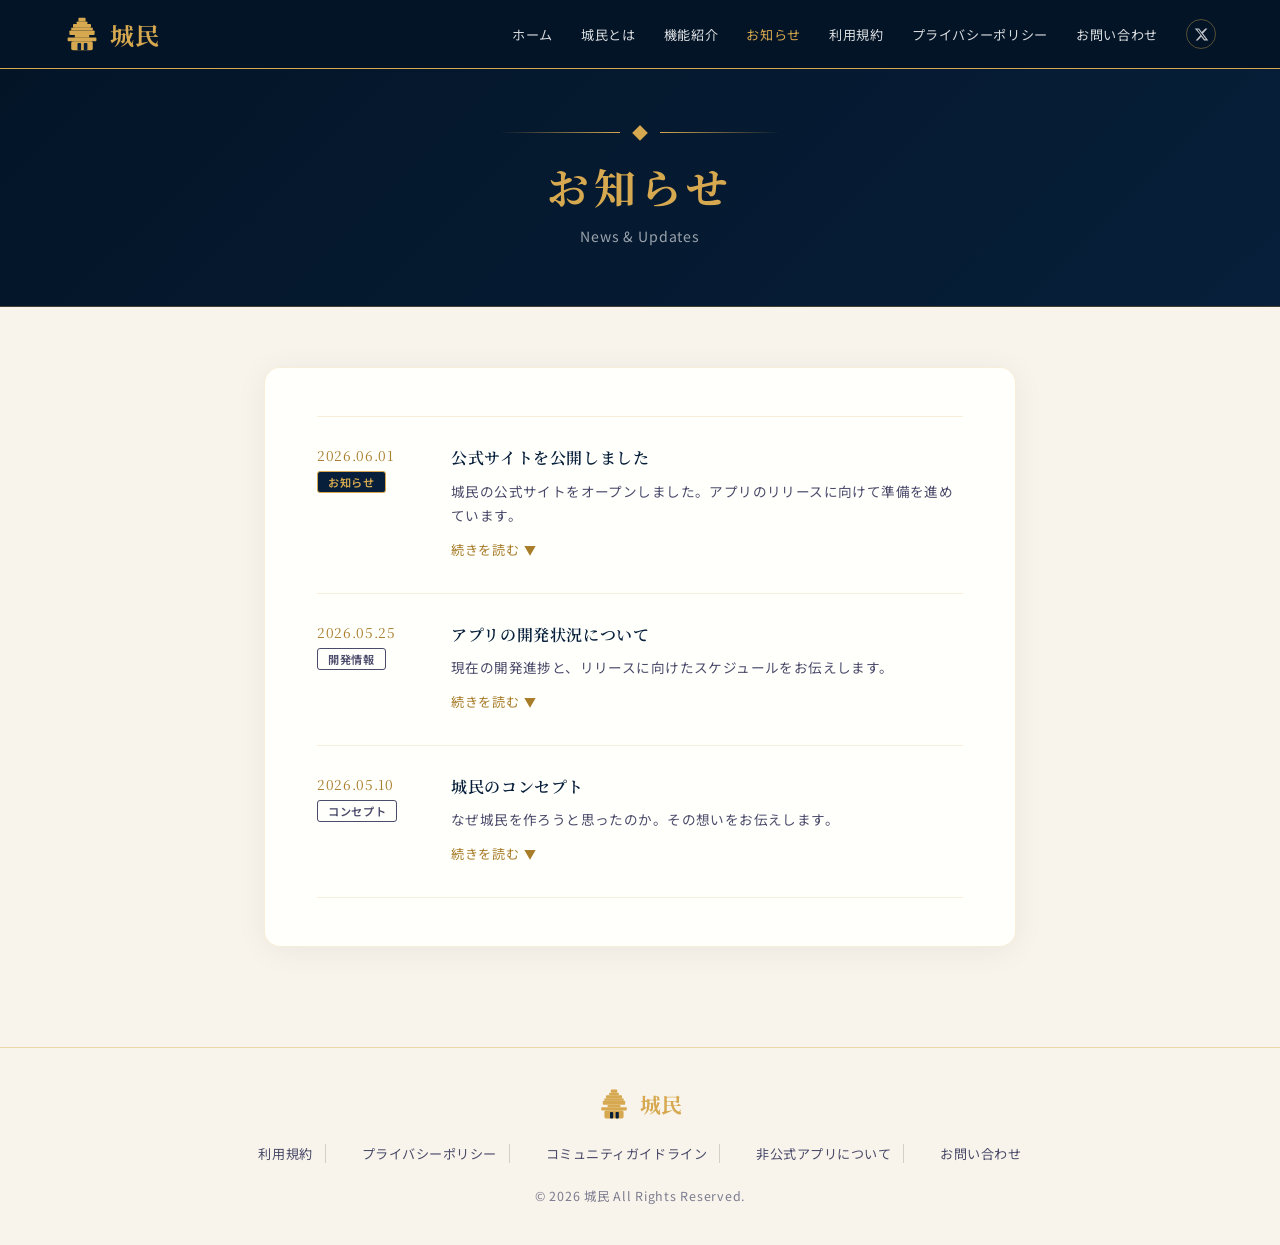
<file: news.html>
<!DOCTYPE html>
<html lang="ja">
<head>
  <meta charset="UTF-8" />
  <meta name="viewport" content="width=device-width, initial-scale=1.0" />
  <title>お知らせ | 城民</title>
  <link rel="stylesheet" href="style.css" />
  <style>
    .news-page-list {
      display: flex;
      flex-direction: column;
      gap: 0;
    }

    .news-page-item {
      display: flex;
      align-items: flex-start;
      gap: 24px;
      padding: 28px 0;
      border-bottom: 1px solid rgba(214,168,79,0.2);
      text-decoration: none;
      transition: background 0.2s;
      cursor: default;
    }

    .news-page-item:first-child {
      border-top: 1px solid rgba(214,168,79,0.2);
    }

    .news-page-item.has-link {
      cursor: pointer;
    }

    .news-page-item.has-link:hover .news-page-title {
      color: var(--gold-dark);
    }

    .news-page-item.has-link:hover {
      background: rgba(214,168,79,0.04);
      margin: 0 -24px;
      padding-left: 24px;
      padding-right: 24px;
    }

    .news-page-meta {
      display: flex;
      flex-direction: column;
      align-items: flex-start;
      gap: 6px;
      flex-shrink: 0;
      min-width: 110px;
    }

    .news-page-date {
      font-family: 'Noto Serif JP', serif;
      font-size: 0.85rem;
      color: var(--gold-dark);
      letter-spacing: 0.05em;
      white-space: nowrap;
    }

    .news-page-badge {
      display: inline-block;
      padding: 2px 10px;
      border-radius: 3px;
      font-size: 0.7rem;
      letter-spacing: 0.06em;
      font-weight: 600;
    }

    .badge-info {
      background: var(--navy);
      color: var(--gold);
      border: 1px solid var(--gold);
    }

    .badge-update {
      background: transparent;
      color: var(--text-mid);
      border: 1px solid var(--text-mid);
    }

    .badge-new {
      background: #c0392b;
      color: white;
    }

    .news-page-body {
      flex: 1;
    }

    .news-page-title {
      font-family: 'Noto Serif JP', serif;
      font-size: 1rem;
      color: var(--navy);
      font-weight: 600;
      letter-spacing: 0.04em;
      margin-bottom: 8px;
      line-height: 1.6;
      transition: color 0.2s;
    }

    .news-page-excerpt {
      font-size: 0.85rem;
      color: var(--text-mid);
      line-height: 1.8;
      letter-spacing: 0.03em;
    }

    /* 詳細記事パネル */
    .news-detail-panel {
      display: none;
      background: var(--cream);
      border: 1px solid rgba(214,168,79,0.25);
      border-radius: 10px;
      padding: 24px 28px;
      margin-top: 16px;
    }

    .news-detail-panel.open {
      display: block;
    }

    .news-detail-panel p {
      font-size: 0.88rem;
      color: var(--text-mid);
      line-height: 2;
      letter-spacing: 0.04em;
      margin-bottom: 10px;
    }

    .news-detail-panel p:last-child {
      margin-bottom: 0;
    }

    .news-toggle-btn {
      background: none;
      border: none;
      color: var(--gold-dark);
      font-size: 0.82rem;
      cursor: pointer;
      padding: 6px 0;
      letter-spacing: 0.05em;
      display: flex;
      align-items: center;
      gap: 5px;
      margin-top: 6px;
      font-family: 'Noto Sans JP', sans-serif;
    }

    .news-toggle-btn:hover {
      opacity: 0.75;
    }

    .news-toggle-arrow {
      display: inline-block;
      transition: transform 0.25s;
      font-size: 0.75rem;
    }

    .news-toggle-btn.open .news-toggle-arrow {
      transform: rotate(180deg);
    }

    /* 空状態 */
    .news-empty {
      text-align: center;
      padding: 60px 0;
      color: var(--text-mid);
      font-size: 0.9rem;
      opacity: 0.6;
    }

    @media (max-width: 600px) {
      .news-page-item {
        flex-direction: column;
        gap: 10px;
      }

      .news-page-meta {
        flex-direction: row;
        align-items: center;
        min-width: unset;
      }
    }
  </style>
</head>
<body>

<header>
  <div class="header-inner">
    <a href="index.html" class="logo">
      <svg class="logo-icon" viewBox="0 0 40 40" fill="none"><rect x="16" y="2" width="8" height="4" rx="1" fill="#D6A84F"/><rect x="14" y="6" width="12" height="3" rx="1" fill="#D6A84F"/><rect x="10" y="9" width="20" height="4" rx="1" fill="#D6A84F"/><rect x="8" y="13" width="24" height="3" fill="#D6A84F"/><rect x="6" y="16" width="28" height="5" rx="1" fill="#D6A84F"/><rect x="12" y="21" width="16" height="3" fill="#D6A84F"/><rect x="4" y="24" width="32" height="4" rx="1" fill="#D6A84F"/><rect x="8" y="28" width="24" height="10" rx="2" fill="#D6A84F"/><rect x="15" y="30" width="4" height="8" rx="1" fill="#071F3A"/><rect x="22" y="30" width="4" height="8" rx="1" fill="#071F3A"/></svg>
      城民
    </a>
    <nav>
      <a href="index.html">ホーム</a>
      <a href="index.html#about">城民とは</a>
      <a href="index.html#features">機能紹介</a>
      <a href="news.html">お知らせ</a>
      <a href="terms.html">利用規約</a>
      <a href="privacy.html">プライバシーポリシー</a>
      <a href="contact.html">お問い合わせ</a>
      <a href="https://x.com/QwI502F3kt15702" target="_blank" rel="noopener noreferrer" class="nav-x-link" aria-label="X(Twitter)公式アカウント">
        <svg width="15" height="15" viewBox="0 0 24 24" fill="currentColor" style="vertical-align:middle;display:block;"><path d="M18.244 2.25h3.308l-7.227 8.26 8.502 11.24H16.17l-4.714-6.231-5.401 6.231H2.744l7.73-8.835L1.254 2.25H8.08l4.253 5.622zm-1.161 17.52h1.833L7.084 4.126H5.117z"/></svg>
      </a>
    </nav>
    <button class="hamburger" id="hamburger" aria-label="メニュー" aria-expanded="false">
      <span></span><span></span><span></span>
    </button>
  </div>
</header>
<nav class="mobile-nav" id="mobile-nav">
  <a href="index.html">ホーム</a>
  <a href="index.html#about">城民とは</a>
  <a href="index.html#features">機能紹介</a>
  <a href="news.html">お知らせ</a>
  <a href="terms.html">利用規約</a>
  <a href="privacy.html">プライバシーポリシー</a>
  <a href="contact.html">お問い合わせ</a>
  <a href="https://x.com/QwI502F3kt15702" target="_blank" rel="noopener noreferrer" style="display:flex;align-items:center;gap:10px;">
    <svg width="15" height="15" viewBox="0 0 24 24" fill="currentColor"><path d="M18.244 2.25h3.308l-7.227 8.26 8.502 11.24H16.17l-4.714-6.231-5.401 6.231H2.744l7.73-8.835L1.254 2.25H8.08l4.253 5.622zm-1.161 17.52h1.833L7.084 4.126H5.117z"/></svg>
    X 公式アカウント
  </a>
</nav>

<div class="subpage-hero">
  <div class="subpage-hero-inner">
    <div class="gold-line-deco"><span>◆</span></div>
    <h1 class="subpage-title">お知らせ</h1>
    <p class="subpage-subtitle">News &amp; Updates</p>
  </div>
</div>

<div class="subpage-content" style="max-width:800px;">
  <div class="content-card">

    <div class="news-page-list">

      <!-- 記事1 -->
      <div class="news-page-item">
        <div class="news-page-meta">
          <span class="news-page-date">2026.06.01</span>
          <span class="news-page-badge badge-info">お知らせ</span>
        </div>
        <div class="news-page-body">
          <div class="news-page-title">公式サイトを公開しました</div>
          <div class="news-page-excerpt">城民の公式サイトをオープンしました。アプリのリリースに向けて準備を進めています。</div>
          <button class="news-toggle-btn" onclick="toggleDetail(this)">
            続きを読む <span class="news-toggle-arrow">▼</span>
          </button>
          <div class="news-detail-panel">
            <p>城民の公式サイトをオープンしました！</p>
            <p>城民は、いだちゃんねるファン同士がつながり、交流できる非公式コミュニティアプリです。タイムライン投稿・同行者募集・DM・プロフィール機能など、推し活をもっと楽しくする機能を開発中です。</p>
            <p>アプリ本体はApp Storeにてまもなくリリース予定です。続報をお待ちください！</p>
          </div>
        </div>
      </div>

      <!-- 記事2 -->
      <div class="news-page-item">
        <div class="news-page-meta">
          <span class="news-page-date">2026.05.25</span>
          <span class="news-page-badge badge-update">開発情報</span>
        </div>
        <div class="news-page-body">
          <div class="news-page-title">アプリの開発状況について</div>
          <div class="news-page-excerpt">現在の開発進捗と、リリースに向けたスケジュールをお伝えします。</div>
          <button class="news-toggle-btn" onclick="toggleDetail(this)">
            続きを読む <span class="news-toggle-arrow">▼</span>
          </button>
          <div class="news-detail-panel">
            <p>城民アプリの開発状況についてご報告します。</p>
            <p>現在、タイムライン投稿・同行者募集・DM・プロフィールの4つのコア機能の実装が完了し、テスト段階に入っています。デザインの最終調整とバグ修正を行っており、App Storeへの申請準備を進めています。</p>
            <p>引き続き応援よろしくお願いいたします。リリース日が決まり次第、こちらのサイトおよびSNSにてお知らせします。</p>
          </div>
        </div>
      </div>

      <!-- 記事3 -->
      <div class="news-page-item">
        <div class="news-page-meta">
          <span class="news-page-date">2026.05.10</span>
          <span class="news-page-badge badge-update">コンセプト</span>
        </div>
        <div class="news-page-body">
          <div class="news-page-title">城民のコンセプト</div>
          <div class="news-page-excerpt">なぜ城民を作ろうと思ったのか。その想いをお伝えします。</div>
          <button class="news-toggle-btn" onclick="toggleDetail(this)">
            続きを読む <span class="news-toggle-arrow">▼</span>
          </button>
          <div class="news-detail-panel">
            <p>城民を作ろうと思ったのは、「同じ推しを持つ仲間と、もっと気軽につながれる場所がほしい」という想いからです。</p>
            <p>SNSでは流れてしまう日常の推し活の記録も、城民ならプロフィールや参戦履歴として残せます。同行者を探したり、DMで仲良くなったり——ファン同士の縁を深める場所を目指しています。</p>
            <p>城民を通じていだちゃんねるファンの皆様の縁が深まりますように。</p>
          </div>
        </div>
      </div>

    </div><!-- /news-page-list -->

  </div>
</div>

<footer>
  <div class="footer-inner">
    <a href="index.html" class="footer-logo">
      <svg width="32" height="32" viewBox="0 0 40 40" fill="none"><rect x="16" y="2" width="8" height="4" rx="1" fill="#D6A84F"/><rect x="14" y="6" width="12" height="3" rx="1" fill="#D6A84F"/><rect x="10" y="9" width="20" height="4" rx="1" fill="#D6A84F"/><rect x="8" y="13" width="24" height="3" fill="#D6A84F"/><rect x="6" y="16" width="28" height="5" rx="1" fill="#D6A84F"/><rect x="12" y="21" width="16" height="3" fill="#D6A84F"/><rect x="4" y="24" width="32" height="4" rx="1" fill="#D6A84F"/><rect x="8" y="28" width="24" height="10" rx="2" fill="#D6A84F"/><rect x="15" y="30" width="4" height="8" rx="1" fill="#071F3A"/><rect x="22" y="30" width="4" height="8" rx="1" fill="#071F3A"/></svg>
      城民
    </a>
    <div class="footer-links">
      <a href="terms.html">利用規約</a>
      <a href="privacy.html">プライバシーポリシー</a>
      <a href="guideline.html">コミュニティガイドライン</a>
      <a href="unofficial.html">非公式アプリについて</a>
      <a href="contact.html">お問い合わせ</a>
    </div>
    <p class="footer-copy">© 2026 城民 All Rights Reserved.</p>
  </div>
</footer>

<script src="script.js"></script>
<script>
  function toggleDetail(btn) {
    const panel = btn.nextElementSibling;
    const isOpen = panel.classList.contains('open');
    panel.classList.toggle('open');
    btn.classList.toggle('open');
    btn.childNodes[0].textContent = isOpen ? '続きを読む ' : '閉じる ';
  }
</script>
</body>
</html>
</file>
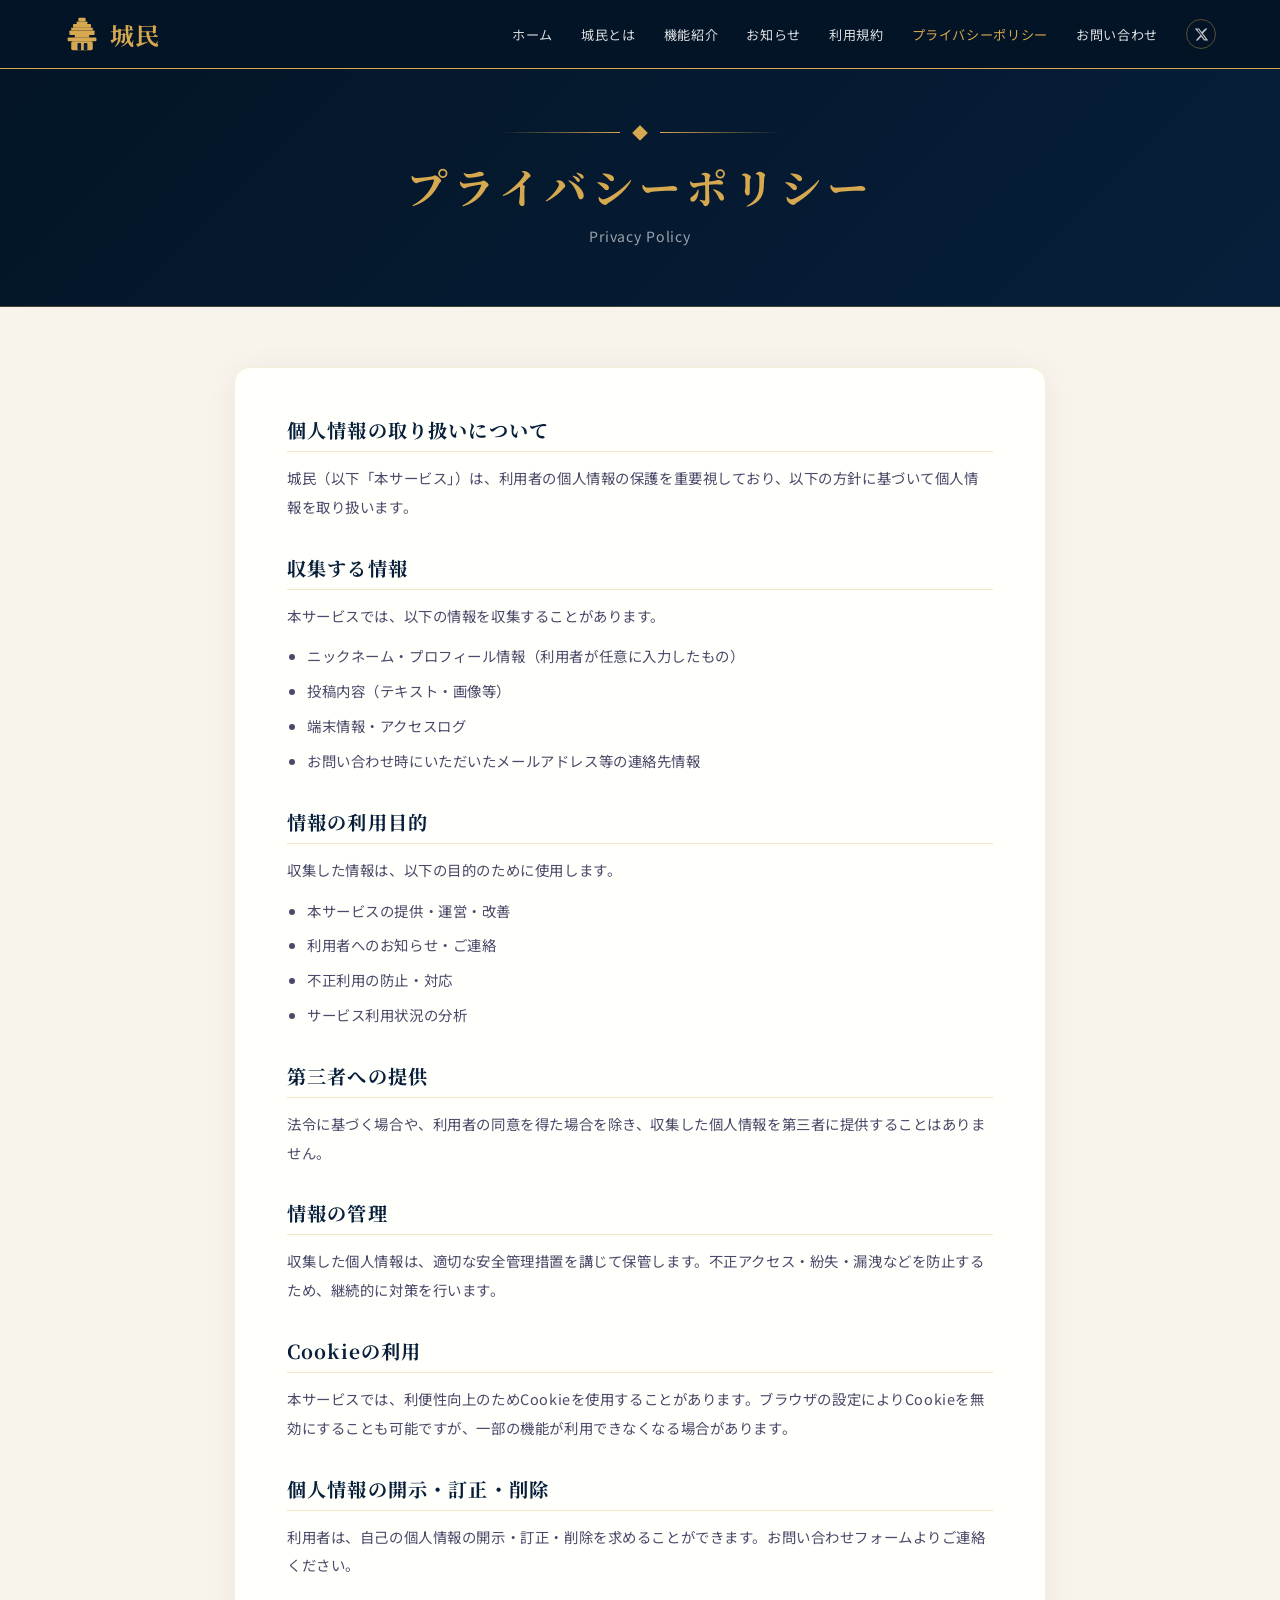
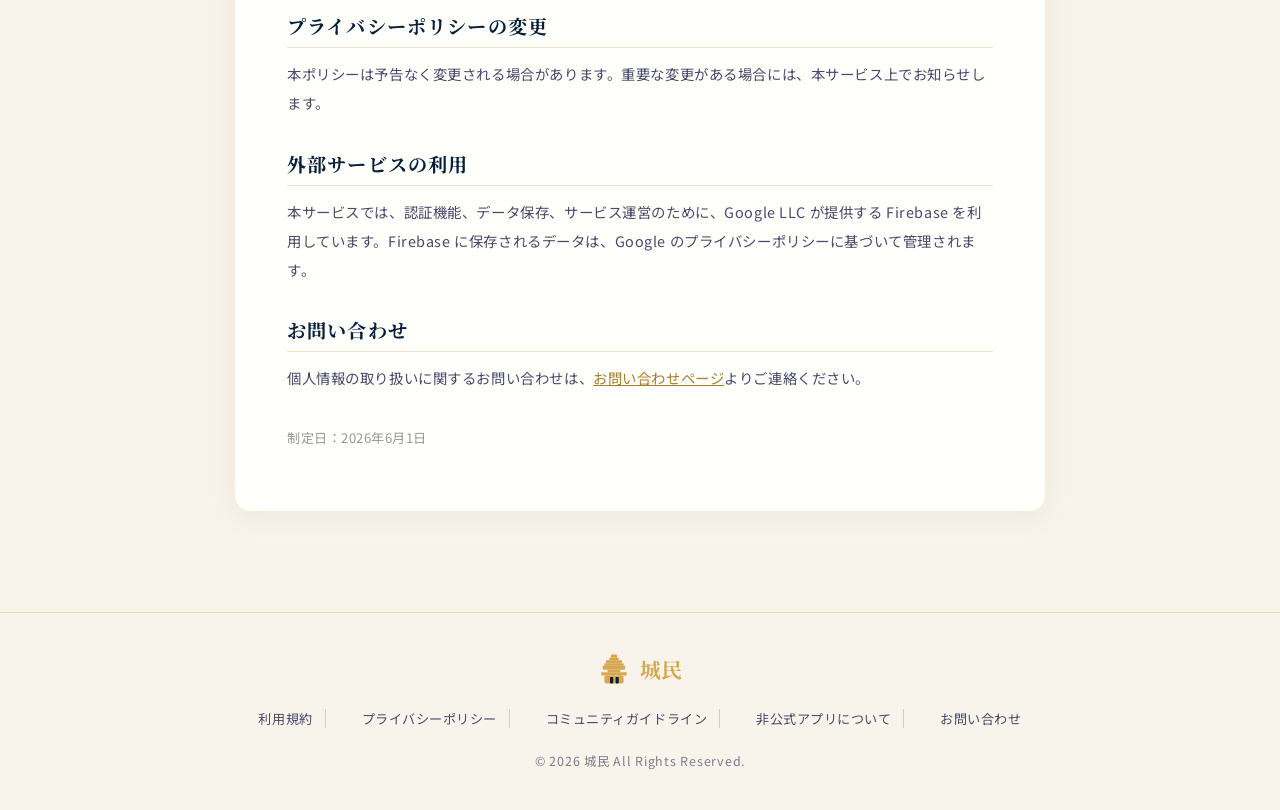
<file: privacy.html>
<!DOCTYPE html>
<html lang="ja">
<head>
  <meta charset="UTF-8" />
  <meta name="viewport" content="width=device-width, initial-scale=1.0" />
  <title>プライバシーポリシー | 城民</title>
  <link rel="stylesheet" href="style.css" />
</head>
<body>

<header>
  <div class="header-inner">
    <a href="index.html" class="logo">
      <svg class="logo-icon" viewBox="0 0 40 40" fill="none"><rect x="16" y="2" width="8" height="4" rx="1" fill="#D6A84F"/><rect x="14" y="6" width="12" height="3" rx="1" fill="#D6A84F"/><rect x="10" y="9" width="20" height="4" rx="1" fill="#D6A84F"/><rect x="8" y="13" width="24" height="3" fill="#D6A84F"/><rect x="6" y="16" width="28" height="5" rx="1" fill="#D6A84F"/><rect x="12" y="21" width="16" height="3" fill="#D6A84F"/><rect x="4" y="24" width="32" height="4" rx="1" fill="#D6A84F"/><rect x="8" y="28" width="24" height="10" rx="2" fill="#D6A84F"/><rect x="15" y="30" width="4" height="8" rx="1" fill="#071F3A"/><rect x="22" y="30" width="4" height="8" rx="1" fill="#071F3A"/></svg>
      城民
    </a>
    <nav>
      <a href="index.html">ホーム</a>
      <a href="index.html#about">城民とは</a>
      <a href="index.html#features">機能紹介</a>
      <a href="index.html#news">お知らせ</a>
      <a href="terms.html">利用規約</a>
      <a href="privacy.html">プライバシーポリシー</a>
      <a href="contact.html">お問い合わせ</a>
      <a href="https://x.com/QwI502F3kt15702" target="_blank" rel="noopener noreferrer" class="nav-x-link" aria-label="X(Twitter)公式アカウント">
        <svg width="15" height="15" viewBox="0 0 24 24" fill="currentColor" style="vertical-align:middle;display:block;"><path d="M18.244 2.25h3.308l-7.227 8.26 8.502 11.24H16.17l-4.714-6.231-5.401 6.231H2.744l7.73-8.835L1.254 2.25H8.08l4.253 5.622zm-1.161 17.52h1.833L7.084 4.126H5.117z"/></svg>
      </a>
    </nav>
    <button class="hamburger" id="hamburger" aria-label="メニュー" aria-expanded="false">
      <span></span><span></span><span></span>
    </button>
  </div>
</header>
<nav class="mobile-nav" id="mobile-nav">
  <a href="index.html">ホーム</a>
  <a href="index.html#about">城民とは</a>
  <a href="index.html#features">機能紹介</a>
  <a href="index.html#news">お知らせ</a>
  <a href="terms.html">利用規約</a>
  <a href="privacy.html">プライバシーポリシー</a>
  <a href="contact.html">お問い合わせ</a>
  <a href="https://x.com/QwI502F3kt15702" target="_blank" rel="noopener noreferrer" style="display:flex;align-items:center;gap:10px;">
    <svg width="15" height="15" viewBox="0 0 24 24" fill="currentColor"><path d="M18.244 2.25h3.308l-7.227 8.26 8.502 11.24H16.17l-4.714-6.231-5.401 6.231H2.744l7.73-8.835L1.254 2.25H8.08l4.253 5.622zm-1.161 17.52h1.833L7.084 4.126H5.117z"/></svg>
    X 公式アカウント
  </a>
</nav>

<div class="subpage-hero">
  <div class="subpage-hero-inner">
    <div class="gold-line-deco"><span>◆</span></div>
    <h1 class="subpage-title">プライバシーポリシー</h1>
    <p class="subpage-subtitle">Privacy Policy</p>
  </div>
</div>

<div class="subpage-content">
  <div class="content-card">
    <h2>個人情報の取り扱いについて</h2>
    <p>城民（以下「本サービス」）は、利用者の個人情報の保護を重要視しており、以下の方針に基づいて個人情報を取り扱います。</p>

    <h2>収集する情報</h2>
    <p>本サービスでは、以下の情報を収集することがあります。</p>
    <ul>
      <li>ニックネーム・プロフィール情報（利用者が任意に入力したもの）</li>
      <li>投稿内容（テキスト・画像等）</li>
      <li>端末情報・アクセスログ</li>
      <li>お問い合わせ時にいただいたメールアドレス等の連絡先情報</li>
    </ul>

    <h2>情報の利用目的</h2>
    <p>収集した情報は、以下の目的のために使用します。</p>
    <ul>
      <li>本サービスの提供・運営・改善</li>
      <li>利用者へのお知らせ・ご連絡</li>
      <li>不正利用の防止・対応</li>
      <li>サービス利用状況の分析</li>
    </ul>

    <h2>第三者への提供</h2>
    <p>法令に基づく場合や、利用者の同意を得た場合を除き、収集した個人情報を第三者に提供することはありません。</p>

    <h2>情報の管理</h2>
    <p>収集した個人情報は、適切な安全管理措置を講じて保管します。不正アクセス・紛失・漏洩などを防止するため、継続的に対策を行います。</p>

    <h2>Cookieの利用</h2>
    <p>本サービスでは、利便性向上のためCookieを使用することがあります。ブラウザの設定によりCookieを無効にすることも可能ですが、一部の機能が利用できなくなる場合があります。</p>

    <h2>個人情報の開示・訂正・削除</h2>
    <p>利用者は、自己の個人情報の開示・訂正・削除を求めることができます。お問い合わせフォームよりご連絡ください。</p>

    <h2>プライバシーポリシーの変更</h2>
    <p>本ポリシーは予告なく変更される場合があります。重要な変更がある場合には、本サービス上でお知らせします。</p>

    <h2>外部サービスの利用</h2>
    <p>本サービスでは、認証機能、データ保存、サービス運営のために、Google LLC が提供する Firebase を利用しています。Firebase に保存されるデータは、Google のプライバシーポリシーに基づいて管理されます。</p>
    
    <h2>お問い合わせ</h2>
    <p>個人情報の取り扱いに関するお問い合わせは、<a href="contact.html" style="color:var(--gold-dark);">お問い合わせページ</a>よりご連絡ください。</p>

    <p style="margin-top:32px;font-size:0.82rem;color:#999;">制定日：2026年6月1日</p>
  </div>
</div>

<footer>
  <div class="footer-inner">
    <a href="index.html" class="footer-logo">
      <svg width="32" height="32" viewBox="0 0 40 40" fill="none"><rect x="16" y="2" width="8" height="4" rx="1" fill="#D6A84F"/><rect x="14" y="6" width="12" height="3" rx="1" fill="#D6A84F"/><rect x="10" y="9" width="20" height="4" rx="1" fill="#D6A84F"/><rect x="8" y="13" width="24" height="3" fill="#D6A84F"/><rect x="6" y="16" width="28" height="5" rx="1" fill="#D6A84F"/><rect x="12" y="21" width="16" height="3" fill="#D6A84F"/><rect x="4" y="24" width="32" height="4" rx="1" fill="#D6A84F"/><rect x="8" y="28" width="24" height="10" rx="2" fill="#D6A84F"/><rect x="15" y="30" width="4" height="8" rx="1" fill="#071F3A"/><rect x="22" y="30" width="4" height="8" rx="1" fill="#071F3A"/></svg>
      城民
    </a>
    <div class="footer-links">
      <a href="terms.html">利用規約</a>
      <a href="privacy.html">プライバシーポリシー</a>
      <a href="guideline.html">コミュニティガイドライン</a>
      <a href="unofficial.html">非公式アプリについて</a>
      <a href="contact.html">お問い合わせ</a>
    </div>
    <p class="footer-copy">© 2026 城民 All Rights Reserved.</p>
  </div>
</footer>

<script src="script.js"></script>
</body>
</html>
</file>
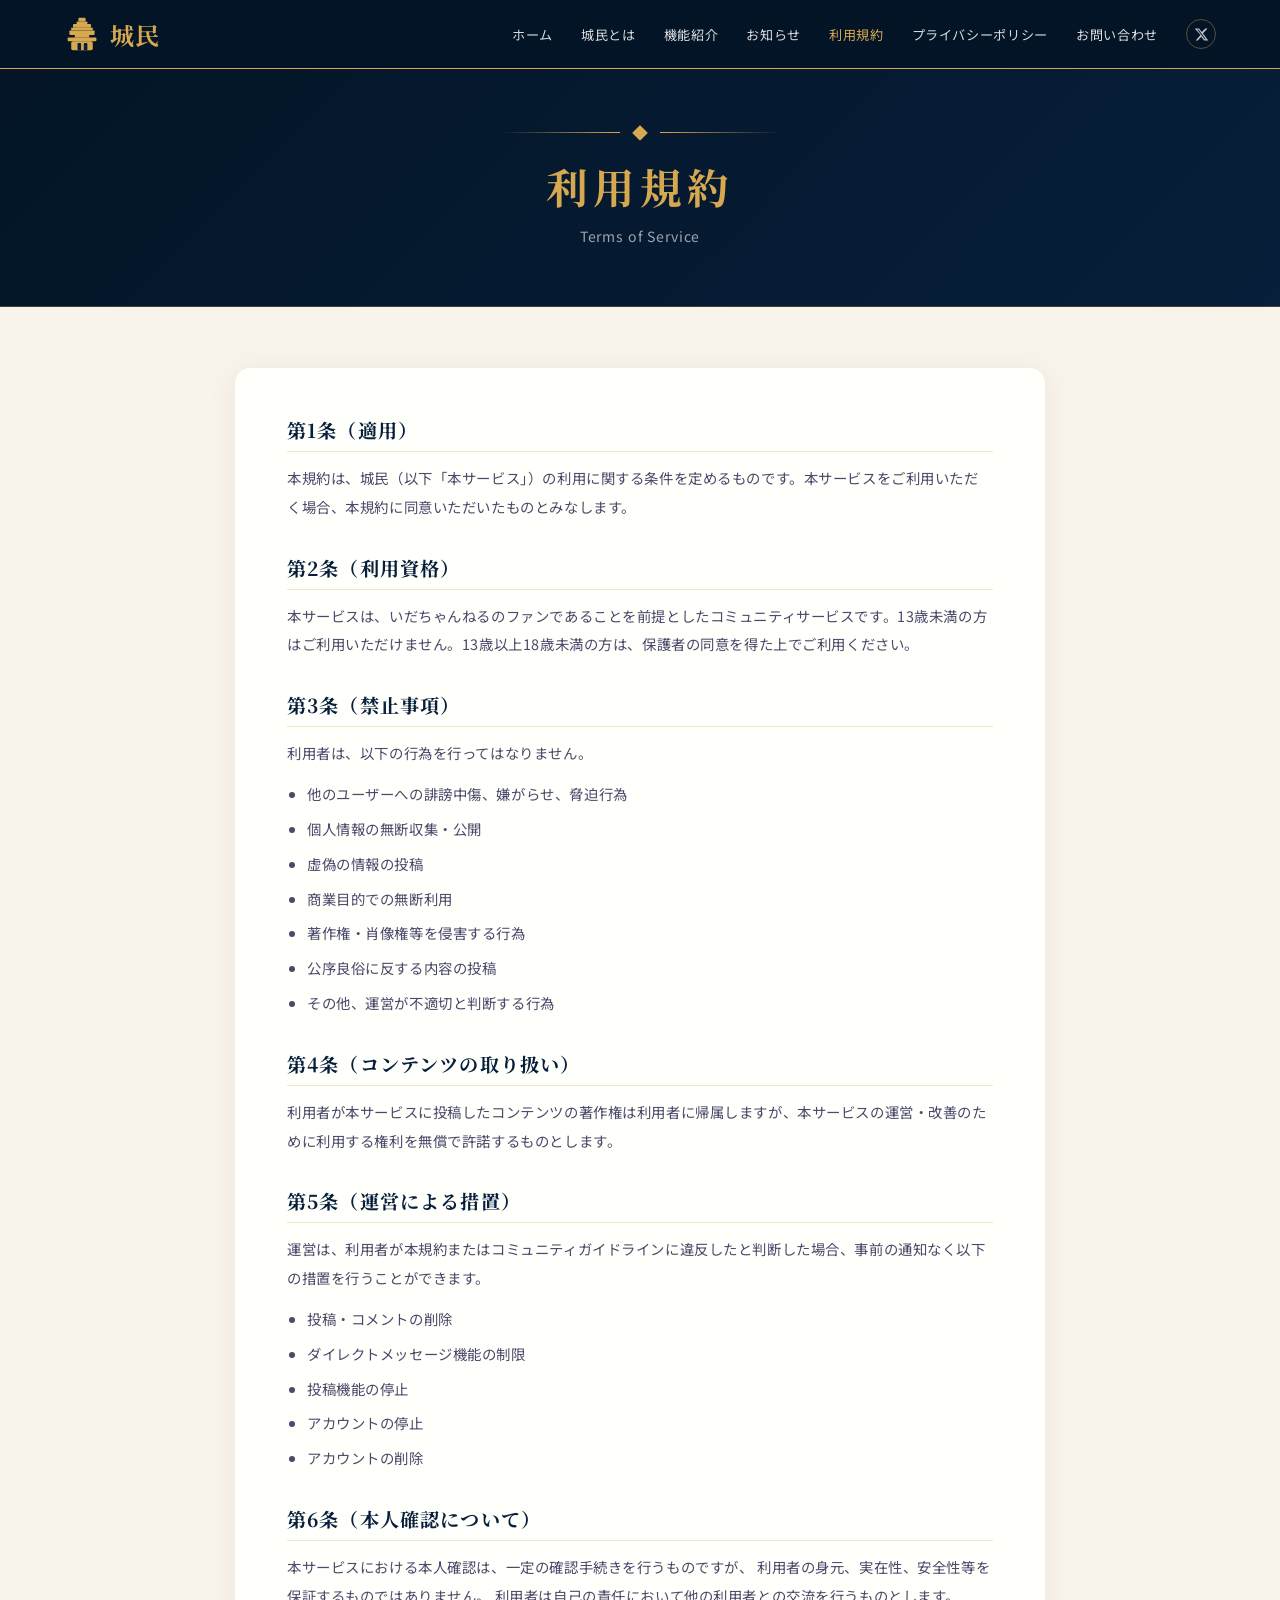
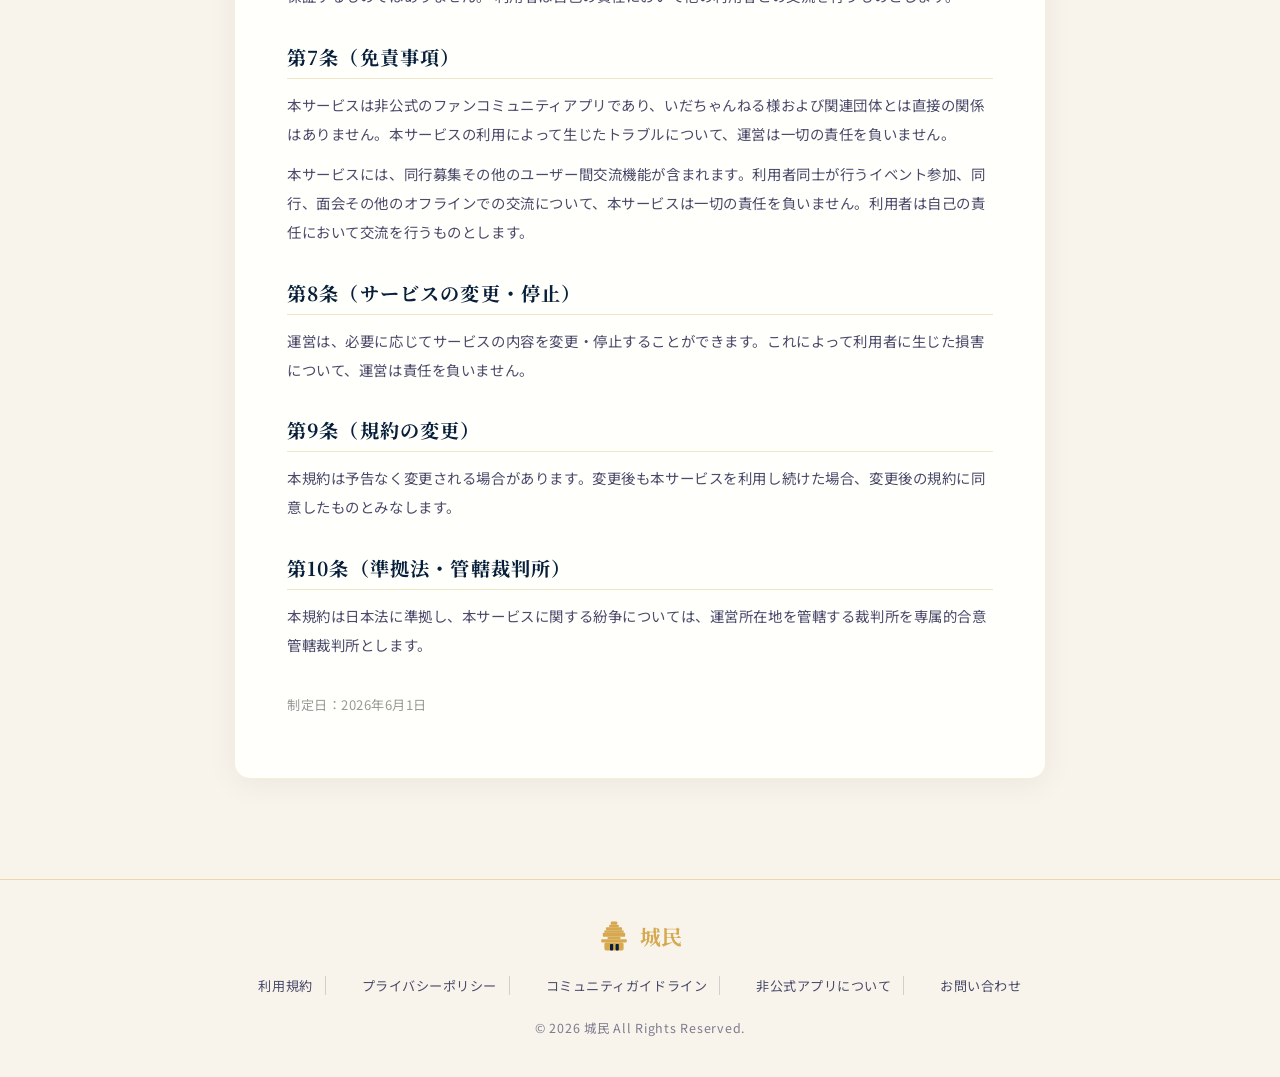
<file: terms.html>
<!DOCTYPE html>
<html lang="ja">
<head>
  <meta charset="UTF-8" />
  <meta name="viewport" content="width=device-width, initial-scale=1.0" />
  <title>利用規約 | 城民</title>
  <link rel="stylesheet" href="style.css" />
</head>
<body>

<header>
  <div class="header-inner">
    <a href="index.html" class="logo">
      <svg class="logo-icon" viewBox="0 0 40 40" fill="none"><rect x="16" y="2" width="8" height="4" rx="1" fill="#D6A84F"/><rect x="14" y="6" width="12" height="3" rx="1" fill="#D6A84F"/><rect x="10" y="9" width="20" height="4" rx="1" fill="#D6A84F"/><rect x="8" y="13" width="24" height="3" fill="#D6A84F"/><rect x="6" y="16" width="28" height="5" rx="1" fill="#D6A84F"/><rect x="12" y="21" width="16" height="3" fill="#D6A84F"/><rect x="4" y="24" width="32" height="4" rx="1" fill="#D6A84F"/><rect x="8" y="28" width="24" height="10" rx="2" fill="#D6A84F"/><rect x="15" y="30" width="4" height="8" rx="1" fill="#071F3A"/><rect x="22" y="30" width="4" height="8" rx="1" fill="#071F3A"/></svg>
      城民
    </a>
    <nav>
      <a href="index.html">ホーム</a>
      <a href="index.html#about">城民とは</a>
      <a href="index.html#features">機能紹介</a>
      <a href="index.html#news">お知らせ</a>
      <a href="terms.html">利用規約</a>
      <a href="privacy.html">プライバシーポリシー</a>
      <a href="contact.html">お問い合わせ</a>
      <a href="https://x.com/QwI502F3kt15702" target="_blank" rel="noopener noreferrer" class="nav-x-link" aria-label="X(Twitter)公式アカウント">
        <svg width="15" height="15" viewBox="0 0 24 24" fill="currentColor" style="vertical-align:middle;display:block;"><path d="M18.244 2.25h3.308l-7.227 8.26 8.502 11.24H16.17l-4.714-6.231-5.401 6.231H2.744l7.73-8.835L1.254 2.25H8.08l4.253 5.622zm-1.161 17.52h1.833L7.084 4.126H5.117z"/></svg>
      </a>
    </nav>
    <button class="hamburger" id="hamburger" aria-label="メニュー" aria-expanded="false">
      <span></span><span></span><span></span>
    </button>
  </div>
</header>
<nav class="mobile-nav" id="mobile-nav">
  <a href="index.html">ホーム</a>
  <a href="index.html#about">城民とは</a>
  <a href="index.html#features">機能紹介</a>
  <a href="index.html#news">お知らせ</a>
  <a href="terms.html">利用規約</a>
  <a href="privacy.html">プライバシーポリシー</a>
  <a href="contact.html">お問い合わせ</a>
  <a href="https://x.com/QwI502F3kt15702" target="_blank" rel="noopener noreferrer" style="display:flex;align-items:center;gap:10px;">
    <svg width="15" height="15" viewBox="0 0 24 24" fill="currentColor"><path d="M18.244 2.25h3.308l-7.227 8.26 8.502 11.24H16.17l-4.714-6.231-5.401 6.231H2.744l7.73-8.835L1.254 2.25H8.08l4.253 5.622zm-1.161 17.52h1.833L7.084 4.126H5.117z"/></svg>
    X 公式アカウント
  </a>
</nav>

<div class="subpage-hero">
  <div class="subpage-hero-inner">
    <div class="gold-line-deco"><span>◆</span></div>
    <h1 class="subpage-title">利用規約</h1>
    <p class="subpage-subtitle">Terms of Service</p>
  </div>
</div>

<div class="subpage-content">
  <div class="content-card">
    <h2>第1条（適用）</h2>
    <p>本規約は、城民（以下「本サービス」）の利用に関する条件を定めるものです。本サービスをご利用いただく場合、本規約に同意いただいたものとみなします。</p>

    <h2>第2条（利用資格）</h2>
    <p>本サービスは、いだちゃんねるのファンであることを前提としたコミュニティサービスです。13歳未満の方はご利用いただけません。13歳以上18歳未満の方は、保護者の同意を得た上でご利用ください。</p>

    <h2>第3条（禁止事項）</h2>
    <p>利用者は、以下の行為を行ってはなりません。</p>
    <ul>
      <li>他のユーザーへの誹謗中傷、嫌がらせ、脅迫行為</li>
      <li>個人情報の無断収集・公開</li>
      <li>虚偽の情報の投稿</li>
      <li>商業目的での無断利用</li>
      <li>著作権・肖像権等を侵害する行為</li>
      <li>公序良俗に反する内容の投稿</li>
      <li>その他、運営が不適切と判断する行為</li>
    </ul>

    <h2>第4条（コンテンツの取り扱い）</h2>
    <p>利用者が本サービスに投稿したコンテンツの著作権は利用者に帰属しますが、本サービスの運営・改善のために利用する権利を無償で許諾するものとします。</p>

    <h2>第5条（運営による措置）</h2>
    <p>運営は、利用者が本規約またはコミュニティガイドラインに違反したと判断した場合、事前の通知なく以下の措置を行うことができます。
</p><ul>
  <li>投稿・コメントの削除</li>
  <li>ダイレクトメッセージ機能の制限</li>
  <li>投稿機能の停止</li>
  <li>アカウントの停止</li>
  <li>アカウントの削除</li>
</ul>
    <h2>第6条（本人確認について）</h2><p>
本サービスにおける本人確認は、一定の確認手続きを行うものですが、
利用者の身元、実在性、安全性等を保証するものではありません。

利用者は自己の責任において他の利用者との交流を行うものとします。
</p>
    <h2>第7条（免責事項）</h2>
    <p>本サービスは非公式のファンコミュニティアプリであり、いだちゃんねる様および関連団体とは直接の関係はありません。本サービスの利用によって生じたトラブルについて、運営は一切の責任を負いません。</p>
    <p>本サービスには、同行募集その他のユーザー間交流機能が含まれます。利用者同士が行うイベント参加、同行、面会その他のオフラインでの交流について、本サービスは一切の責任を負いません。利用者は自己の責任において交流を行うものとします。
</p>
    <h2>第8条（サービスの変更・停止）</h2>
    <p>運営は、必要に応じてサービスの内容を変更・停止することができます。これによって利用者に生じた損害について、運営は責任を負いません。</p>

    <h2>第9条（規約の変更）</h2>
    <p>本規約は予告なく変更される場合があります。変更後も本サービスを利用し続けた場合、変更後の規約に同意したものとみなします。</p>

    <h2>第10条（準拠法・管轄裁判所）</h2>
    <p>本規約は日本法に準拠し、本サービスに関する紛争については、運営所在地を管轄する裁判所を専属的合意管轄裁判所とします。</p>

    <p style="margin-top:32px;font-size:0.82rem;color:#999;">制定日：2026年6月1日</p>
  </div>
</div>

<footer>
  <div class="footer-inner">
    <a href="index.html" class="footer-logo">
      <svg width="32" height="32" viewBox="0 0 40 40" fill="none"><rect x="16" y="2" width="8" height="4" rx="1" fill="#D6A84F"/><rect x="14" y="6" width="12" height="3" rx="1" fill="#D6A84F"/><rect x="10" y="9" width="20" height="4" rx="1" fill="#D6A84F"/><rect x="8" y="13" width="24" height="3" fill="#D6A84F"/><rect x="6" y="16" width="28" height="5" rx="1" fill="#D6A84F"/><rect x="12" y="21" width="16" height="3" fill="#D6A84F"/><rect x="4" y="24" width="32" height="4" rx="1" fill="#D6A84F"/><rect x="8" y="28" width="24" height="10" rx="2" fill="#D6A84F"/><rect x="15" y="30" width="4" height="8" rx="1" fill="#071F3A"/><rect x="22" y="30" width="4" height="8" rx="1" fill="#071F3A"/></svg>
      城民
    </a>
    <div class="footer-links">
      <a href="terms.html">利用規約</a>
      <a href="privacy.html">プライバシーポリシー</a>
      <a href="guideline.html">コミュニティガイドライン</a>
      <a href="unofficial.html">非公式アプリについて</a>
      <a href="contact.html">お問い合わせ</a>
    </div>
    <p class="footer-copy">© 2026 城民 All Rights Reserved.</p>
  </div>
</footer>

<script src="script.js"></script>
</body>
</html>
</file>
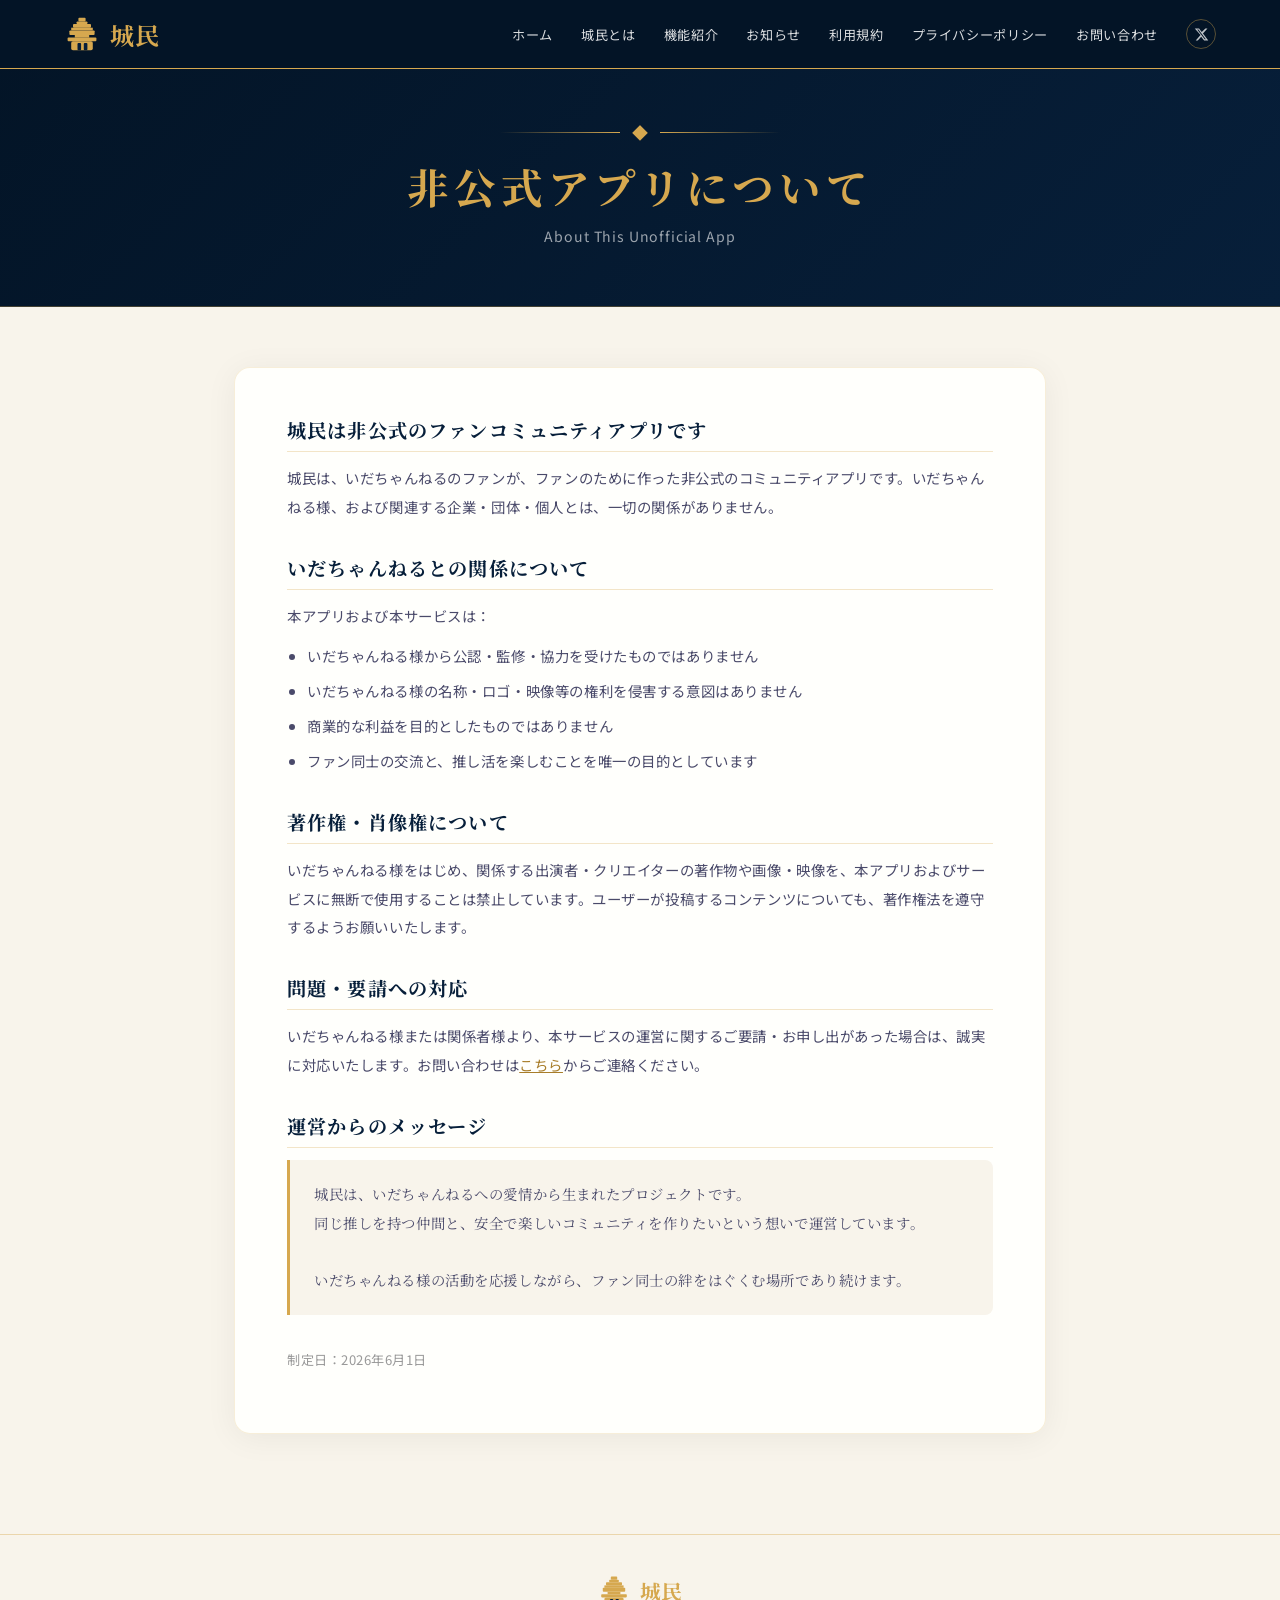
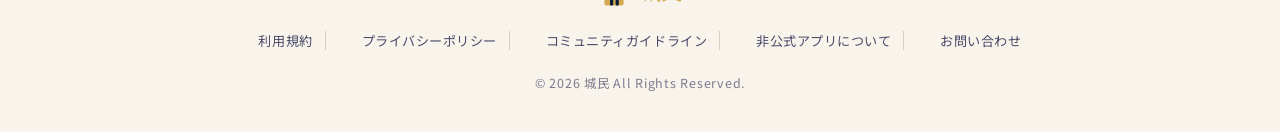
<file: unofficial.html>
<!DOCTYPE html>
<html lang="ja">
<head>
  <meta charset="UTF-8" />
  <meta name="viewport" content="width=device-width, initial-scale=1.0" />
  <title>非公式アプリについて | 城民</title>
  <link rel="stylesheet" href="style.css" />
</head>
<body>

<header>
  <div class="header-inner">
    <a href="index.html" class="logo">
      <svg class="logo-icon" viewBox="0 0 40 40" fill="none"><rect x="16" y="2" width="8" height="4" rx="1" fill="#D6A84F"/><rect x="14" y="6" width="12" height="3" rx="1" fill="#D6A84F"/><rect x="10" y="9" width="20" height="4" rx="1" fill="#D6A84F"/><rect x="8" y="13" width="24" height="3" fill="#D6A84F"/><rect x="6" y="16" width="28" height="5" rx="1" fill="#D6A84F"/><rect x="12" y="21" width="16" height="3" fill="#D6A84F"/><rect x="4" y="24" width="32" height="4" rx="1" fill="#D6A84F"/><rect x="8" y="28" width="24" height="10" rx="2" fill="#D6A84F"/><rect x="15" y="30" width="4" height="8" rx="1" fill="#071F3A"/><rect x="22" y="30" width="4" height="8" rx="1" fill="#071F3A"/></svg>
      城民
    </a>
    <nav>
      <a href="index.html">ホーム</a>
      <a href="index.html#about">城民とは</a>
      <a href="index.html#features">機能紹介</a>
      <a href="index.html#news">お知らせ</a>
      <a href="terms.html">利用規約</a>
      <a href="privacy.html">プライバシーポリシー</a>
      <a href="contact.html">お問い合わせ</a>
      <a href="https://x.com/QwI502F3kt15702" target="_blank" rel="noopener noreferrer" class="nav-x-link" aria-label="X(Twitter)公式アカウント">
        <svg width="15" height="15" viewBox="0 0 24 24" fill="currentColor" style="vertical-align:middle;display:block;"><path d="M18.244 2.25h3.308l-7.227 8.26 8.502 11.24H16.17l-4.714-6.231-5.401 6.231H2.744l7.73-8.835L1.254 2.25H8.08l4.253 5.622zm-1.161 17.52h1.833L7.084 4.126H5.117z"/></svg>
      </a>
    </nav>
    <button class="hamburger" id="hamburger" aria-label="メニュー" aria-expanded="false">
      <span></span><span></span><span></span>
    </button>
  </div>
</header>
<nav class="mobile-nav" id="mobile-nav">
  <a href="index.html">ホーム</a>
  <a href="index.html#about">城民とは</a>
  <a href="index.html#features">機能紹介</a>
  <a href="index.html#news">お知らせ</a>
  <a href="terms.html">利用規約</a>
  <a href="privacy.html">プライバシーポリシー</a>
  <a href="contact.html">お問い合わせ</a>
  <a href="https://x.com/QwI502F3kt15702" target="_blank" rel="noopener noreferrer" style="display:flex;align-items:center;gap:10px;">
    <svg width="15" height="15" viewBox="0 0 24 24" fill="currentColor"><path d="M18.244 2.25h3.308l-7.227 8.26 8.502 11.24H16.17l-4.714-6.231-5.401 6.231H2.744l7.73-8.835L1.254 2.25H8.08l4.253 5.622zm-1.161 17.52h1.833L7.084 4.126H5.117z"/></svg>
    X 公式アカウント
  </a>
</nav>

<div class="subpage-hero">
  <div class="subpage-hero-inner">
    <div class="gold-line-deco"><span>◆</span></div>
    <h1 class="subpage-title">非公式アプリについて</h1>
    <p class="subpage-subtitle">About This Unofficial App</p>
  </div>
</div>

<div class="subpage-content">
  <div class="content-card">
    <h2>城民は非公式のファンコミュニティアプリです</h2>
    <p>城民は、いだちゃんねるのファンが、ファンのために作った非公式のコミュニティアプリです。いだちゃんねる様、および関連する企業・団体・個人とは、一切の関係がありません。</p>

    <h2>いだちゃんねるとの関係について</h2>
    <p>本アプリおよび本サービスは：</p>
    <ul>
      <li>いだちゃんねる様から公認・監修・協力を受けたものではありません</li>
      <li>いだちゃんねる様の名称・ロゴ・映像等の権利を侵害する意図はありません</li>
      <li>商業的な利益を目的としたものではありません</li>
      <li>ファン同士の交流と、推し活を楽しむことを唯一の目的としています</li>
    </ul>

    <h2>著作権・肖像権について</h2>
    <p>いだちゃんねる様をはじめ、関係する出演者・クリエイターの著作物や画像・映像を、本アプリおよびサービスに無断で使用することは禁止しています。ユーザーが投稿するコンテンツについても、著作権法を遵守するようお願いいたします。</p>

    <h2>問題・要請への対応</h2>
    <p>いだちゃんねる様または関係者様より、本サービスの運営に関するご要請・お申し出があった場合は、誠実に対応いたします。お問い合わせは<a href="contact.html" style="color:var(--gold-dark);">こちら</a>からご連絡ください。</p>

    <h2>運営からのメッセージ</h2>
    <p style="background:var(--cream);border-left:3px solid var(--gold);padding:20px 24px;border-radius:0 8px 8px 0;line-height:2;font-family:'Noto Serif JP',serif;">
      城民は、いだちゃんねるへの愛情から生まれたプロジェクトです。<br>
      同じ推しを持つ仲間と、安全で楽しいコミュニティを作りたいという想いで運営しています。<br><br>
      いだちゃんねる様の活動を応援しながら、ファン同士の絆をはぐくむ場所であり続けます。
    </p>

    <p style="margin-top:32px;font-size:0.82rem;color:#999;">制定日：2026年6月1日</p>
  </div>
</div>

<footer>
  <div class="footer-inner">
    <a href="index.html" class="footer-logo">
      <svg width="32" height="32" viewBox="0 0 40 40" fill="none"><rect x="16" y="2" width="8" height="4" rx="1" fill="#D6A84F"/><rect x="14" y="6" width="12" height="3" rx="1" fill="#D6A84F"/><rect x="10" y="9" width="20" height="4" rx="1" fill="#D6A84F"/><rect x="8" y="13" width="24" height="3" fill="#D6A84F"/><rect x="6" y="16" width="28" height="5" rx="1" fill="#D6A84F"/><rect x="12" y="21" width="16" height="3" fill="#D6A84F"/><rect x="4" y="24" width="32" height="4" rx="1" fill="#D6A84F"/><rect x="8" y="28" width="24" height="10" rx="2" fill="#D6A84F"/><rect x="15" y="30" width="4" height="8" rx="1" fill="#071F3A"/><rect x="22" y="30" width="4" height="8" rx="1" fill="#071F3A"/></svg>
      城民
    </a>
    <div class="footer-links">
      <a href="terms.html">利用規約</a>
      <a href="privacy.html">プライバシーポリシー</a>
      <a href="guideline.html">コミュニティガイドライン</a>
      <a href="unofficial.html">非公式アプリについて</a>
      <a href="contact.html">お問い合わせ</a>
    </div>
    <p class="footer-copy">© 2026 城民 All Rights Reserved.</p>
  </div>
</footer>

<script src="script.js"></script>
</body>
</html>
</file>
<file: style.css>
/* ===================================
   城民 Official Site - style.css
   =================================== */

@import url('https://fonts.googleapis.com/css2?family=Noto+Serif+JP:wght@300;400;500;600;700;900&family=Noto+Sans+JP:wght@300;400;500;700&display=swap');

:root {
  --navy: #071F3A;
  --navy-dark: #031426;
  --gold: #D6A84F;
  --gold-light: #e8c97a;
  --gold-dark: #a87d2a;
  --cream: #F8F4EB;
  --cream-dark: #ede8d8;
  --card-white: #FFFFFCF7;
  --text-dark: #1a1a2e;
  --text-mid: #4a4a6a;
}

* {
  margin: 0;
  padding: 0;
  box-sizing: border-box;
}

html {
  scroll-behavior: smooth;
}

body {
  font-family: 'Noto Sans JP', sans-serif;
  color: var(--text-dark);
  background: var(--cream);
  overflow-x: hidden;
}

/* ===== TYPOGRAPHY ===== */
h1, h2, h3, h4 {
  font-family: 'Noto Serif JP', serif;
}

/* ===== HEADER ===== */
header {
  background: var(--navy-dark);
  position: fixed;
  top: 0;
  left: 0;
  right: 0;
  z-index: 1000;
  border-bottom: 1px solid var(--gold);
}

.header-inner {
  max-width: 1200px;
  margin: 0 auto;
  padding: 0 24px;
  height: 68px;
  display: flex;
  align-items: center;
  justify-content: space-between;
}

.logo {
  display: flex;
  align-items: center;
  gap: 10px;
  text-decoration: none;
  color: var(--gold);
  font-family: 'Noto Serif JP', serif;
  font-size: 1.5rem;
  font-weight: 700;
  letter-spacing: 0.05em;
}

.logo-icon {
  width: 36px;
  height: 36px;
}

nav {
  display: flex;
  align-items: center;
  gap: 28px;
}

nav a {
  color: rgba(255,255,255,0.85);
  text-decoration: none;
  font-size: 0.82rem;
  letter-spacing: 0.05em;
  transition: color 0.2s;
  white-space: nowrap;
}

nav a:hover {
  color: var(--gold);
}

.nav-x-link {
  display: flex;
  align-items: center;
  justify-content: center;
  width: 30px;
  height: 30px;
  border: 1px solid rgba(214,168,79,0.4);
  border-radius: 50%;
  color: rgba(255,255,255,0.75) !important;
  transition: all 0.2s !important;
  flex-shrink: 0;
}

.nav-x-link:hover {
  color: var(--gold) !important;
  border-color: var(--gold);
  background: rgba(214,168,79,0.1);
}

.hamburger {
  display: none;
  flex-direction: column;
  gap: 5px;
  cursor: pointer;
  padding: 8px;
  background: none;
  border: none;
}

.hamburger span {
  display: block;
  width: 24px;
  height: 2px;
  background: var(--gold);
  transition: all 0.3s;
}

.mobile-nav {
  display: none;
  position: fixed;
  top: 68px;
  left: 0;
  right: 0;
  background: var(--navy-dark);
  border-top: 1px solid rgba(214,168,79,0.3);
  z-index: 999;
  padding: 20px 0;
  flex-direction: column;
}

.mobile-nav.open {
  display: flex;
}

.mobile-nav a {
  color: rgba(255,255,255,0.85);
  text-decoration: none;
  font-size: 1rem;
  padding: 14px 32px;
  border-bottom: 1px solid rgba(214,168,79,0.15);
  transition: color 0.2s, background 0.2s;
}

.mobile-nav a:hover {
  color: var(--gold);
  background: rgba(214,168,79,0.05);
}

/* ===== HERO ===== */
.hero {
  min-height: 100vh;
  background: var(--navy-dark);
  position: relative;
  overflow: hidden;
  display: flex;
  align-items: center;
  padding-top: 68px;
}

/* 夜空の背景グラデーション */
.hero::before {
  content: '';
  position: absolute;
  inset: 0;
  background: 
    radial-gradient(ellipse 60% 50% at 70% 30%, rgba(10,40,80,0.8) 0%, transparent 70%),
    linear-gradient(135deg, #031426 0%, #071F3A 40%, #0a2a50 70%, #071F3A 100%);
  z-index: 0;
}

/* 星のエフェクト */
.stars {
  position: absolute;
  inset: 0;
  z-index: 1;
  overflow: hidden;
}

.stars::before,
.stars::after {
  content: '';
  position: absolute;
  width: 2px;
  height: 2px;
  border-radius: 50%;
  background: white;
  box-shadow:
    100px 80px 0 rgba(255,255,255,0.8),
    200px 150px 0 rgba(255,255,255,0.6),
    350px 50px 0 rgba(255,255,255,0.9),
    450px 200px 0 rgba(255,255,255,0.5),
    550px 100px 0 rgba(255,255,255,0.7),
    650px 180px 0 rgba(255,255,255,0.8),
    750px 60px 0 rgba(255,255,255,0.6),
    850px 140px 0 rgba(255,255,255,0.9),
    950px 90px 0 rgba(255,255,255,0.5),
    1050px 170px 0 rgba(255,255,255,0.7),
    130px 250px 0 rgba(255,255,255,0.6),
    280px 320px 0 rgba(255,255,255,0.4),
    480px 280px 0 rgba(255,255,255,0.8),
    620px 350px 0 rgba(255,255,255,0.5),
    780px 240px 0 rgba(255,255,255,0.7),
    920px 310px 0 rgba(255,255,255,0.6),
    1080px 270px 0 rgba(255,255,255,0.8),
    60px 400px 0 rgba(255,255,255,0.5),
    160px 450px 0 rgba(255,255,255,0.7),
    320px 480px 0 rgba(255,255,255,0.4),
    520px 420px 0 rgba(255,255,255,0.6);
}

/* 金の和柄雲 */
.hero-clouds {
  position: absolute;
  inset: 0;
  z-index: 2;
  pointer-events: none;
}

/* 月 */
.moon {
  position: absolute;
  width: 120px;
  height: 120px;
  border-radius: 50%;
  background: radial-gradient(circle at 35% 35%, #fff9e0, #f0d070 40%, #d4a830);
  top: 12%;
  right: 18%;
  box-shadow: 0 0 40px 20px rgba(240,200,80,0.25), 0 0 80px 40px rgba(240,200,80,0.1);
  z-index: 3;
}

/* 城のSVGイラスト代替 - CSSで城っぽい形 */
.castle-visual {
  position: absolute;
  right: 0;
  bottom: 0;
  width: 55%;
  height: 90%;
  z-index: 3;
  display: flex;
  align-items: flex-end;
  justify-content: center;
}

.castle-svg-wrap {
  width: 100%;
  height: 100%;
  position: relative;
}

/* 提灯 */
.lantern {
  position: absolute;
  z-index: 5;
}

.lantern-body {
  width: 22px;
  height: 38px;
  border-radius: 50% / 40%;
  display: flex;
  align-items: center;
  justify-content: center;
  position: relative;
}

.lantern-1 {
  right: 8%;
  top: 30%;
}
.lantern-2 {
  right: 22%;
  top: 42%;
}
.lantern-3 {
  right: 38%;
  top: 25%;
}

/* ヒーローコンテンツ */
.hero-content {
  position: relative;
  z-index: 10;
  max-width: 1200px;
  margin: 0 auto;
  padding: 60px 24px 120px;
  width: 100%;
}

.hero-left {
  max-width: 520px;
}

.hero-castle-icon {
  width: 52px;
  height: 52px;
  margin-bottom: 16px;
}

.hero-title {
  font-family: 'Noto Serif JP', serif;
  font-size: clamp(4rem, 10vw, 7rem);
  font-weight: 900;
  color: #ffffff;
  letter-spacing: 0.15em;
  line-height: 1;
  margin-bottom: 20px;
  text-shadow: 0 2px 20px rgba(0,0,0,0.5);
}

.hero-subtitle {
  font-family: 'Noto Serif JP', serif;
  font-size: clamp(1.1rem, 2.5vw, 1.4rem);
  color: var(--gold);
  letter-spacing: 0.1em;
  margin-bottom: 20px;
  font-weight: 500;
}

.hero-desc {
  font-size: 0.95rem;
  color: rgba(255,255,255,0.8);
  line-height: 1.9;
  margin-bottom: 36px;
  letter-spacing: 0.03em;
}

.cta-btn {
  display: inline-flex;
  flex-direction: column;
  align-items: flex-start;
  gap: 2px;
  background: rgba(7,31,58,0.85);
  border: 1.5px solid var(--gold);
  color: #fff;
  padding: 18px 36px;
  border-radius: 12px;
  text-decoration: none;
  transition: all 0.3s;
  backdrop-filter: blur(4px);
  cursor: pointer;
}

.cta-btn:hover {
  background: rgba(214,168,79,0.15);
  box-shadow: 0 0 20px rgba(214,168,79,0.3);
  transform: translateY(-2px);
}

.cta-btn-main {
  font-size: 1.05rem;
  font-weight: 700;
  letter-spacing: 0.05em;
  display: flex;
  align-items: center;
  gap: 10px;
}

.cta-btn-sub {
  font-size: 0.8rem;
  color: var(--gold);
  letter-spacing: 0.08em;
  margin-left: 28px;
}

/* ===== WAVE DIVIDER ===== */
.wave-divider {
  position: relative;
  height: 120px;
  background: var(--navy-dark);
  margin-top: -1px;
}

.wave-divider svg {
  position: absolute;
  bottom: 0;
  left: 0;
  width: 100%;
  height: 100%;
}

/* ===== GOLD DECORATIVE LINE ===== */
.gold-line-deco {
  display: flex;
  align-items: center;
  justify-content: center;
  gap: 12px;
  margin-bottom: 12px;
}

.gold-line-deco::before,
.gold-line-deco::after {
  content: '';
  flex: 1;
  max-width: 120px;
  height: 1px;
  background: linear-gradient(to right, transparent, var(--gold));
}

.gold-line-deco::after {
  background: linear-gradient(to left, transparent, var(--gold));
}

.gold-line-deco span {
  color: var(--gold);
  font-size: 1rem;
}

/* ===== SECTION COMMON ===== */
.section-title {
  font-family: 'Noto Serif JP', serif;
  font-size: clamp(1.6rem, 4vw, 2.2rem);
  font-weight: 700;
  color: var(--navy);
  text-align: center;
  letter-spacing: 0.1em;
  margin-bottom: 12px;
}

.section-sub {
  text-align: center;
  color: var(--text-mid);
  font-size: 0.95rem;
  letter-spacing: 0.05em;
  line-height: 1.8;
  margin-bottom: 56px;
}

/* ===== 城民とは？ ===== */
.about-section {
  background: var(--cream);
  padding: 80px 24px 96px;
  position: relative;
}

/* 和柄背景 */
.about-section::before {
  content: '';
  position: absolute;
  inset: 0;
  opacity: 0.04;
  background-image: 
    repeating-linear-gradient(
      45deg,
      var(--gold) 0px,
      var(--gold) 1px,
      transparent 1px,
      transparent 20px
    ),
    repeating-linear-gradient(
      -45deg,
      var(--gold) 0px,
      var(--gold) 1px,
      transparent 1px,
      transparent 20px
    );
  pointer-events: none;
}

.about-inner {
  max-width: 1100px;
  margin: 0 auto;
  position: relative;
}

.features-grid {
  display: grid;
  grid-template-columns: repeat(4, 1fr);
  gap: 32px;
}

.feature-card {
  text-align: center;
  padding: 20px 12px;
}

.feature-icon-wrap {
  width: 80px;
  height: 80px;
  border-radius: 50%;
  background: var(--navy);
  display: flex;
  align-items: center;
  justify-content: center;
  margin: 0 auto 20px;
  border: 2px solid var(--gold);
  box-shadow: 0 4px 16px rgba(7,31,58,0.2);
}

.feature-icon-wrap svg {
  width: 38px;
  height: 38px;
  stroke: var(--gold);
  fill: none;
  stroke-width: 1.5;
}

.feature-gold-line {
  width: 40px;
  height: 1px;
  background: var(--gold);
  margin: 0 auto 14px;
}

.feature-title {
  font-family: 'Noto Serif JP', serif;
  font-size: 1.05rem;
  font-weight: 700;
  color: var(--navy);
  margin-bottom: 10px;
  letter-spacing: 0.05em;
}

.feature-desc {
  font-size: 0.85rem;
  color: var(--text-mid);
  line-height: 1.8;
  letter-spacing: 0.03em;
}

/* ===== APP SCREENSHOTS ===== */
.screens-section {
  background: var(--cream);
  padding: 40px 24px 96px;
  position: relative;
}

.screens-section::before {
  content: '';
  position: absolute;
  top: 0;
  left: 0;
  right: 0;
  height: 1px;
  background: linear-gradient(to right, transparent, var(--gold), transparent);
}

.screens-inner {
  max-width: 1100px;
  margin: 0 auto;
}

.screens-grid {
  display: grid;
  grid-template-columns: repeat(4, 1fr);
  gap: 24px;
}

.screen-item {
  display: flex;
  flex-direction: column;
  align-items: center;
  gap: 16px;
}

/* iPhoneモックアップ */
.iphone-mock {
  width: 100%;
  max-width: 200px;
  aspect-ratio: 390 / 844;
  background: #000;
  border-radius: 36px;
  border: 3px solid #2a3a50;
  position: relative;
  overflow: hidden;
  box-shadow: 
    0 20px 60px rgba(3,20,38,0.4),
    inset 0 1px 0 rgba(255,255,255,0.1),
    0 0 0 1px rgba(214,168,79,0.2);
}

.iphone-mock::before {
  display: none;
}

.iphone-mock img {
  width: 100%;
  height: 100%;
  object-fit: cover;
  object-position: top center;
  display: block;
  border-radius: 33px;
}

/* DM画面は縦横比が若干異なるため個別調整 */
.iphone-mock img.screen-dm-img {
  object-fit: fill;
}

.iphone-screen {
  position: absolute;
  inset: 0;
  display: flex;
  flex-direction: column;
}

/* タイムライン画面 */
.screen-timeline {
  background: #f5f5f5;
}

.screen-header-bar {
  background: var(--navy);
  height: 44px;
  padding: 8px 12px;
  display: flex;
  align-items: center;
  justify-content: space-between;
  margin-top: 22px;
}

.screen-header-bar span {
  color: white;
  font-size: 7px;
  font-weight: bold;
}

.screen-post {
  background: white;
  margin: 6px 8px;
  border-radius: 8px;
  padding: 8px;
}

.screen-post-avatar {
  width: 20px;
  height: 20px;
  border-radius: 50%;
  background: var(--gold);
  display: inline-block;
  margin-right: 4px;
  vertical-align: middle;
}

.screen-post-name {
  font-size: 6px;
  font-weight: bold;
  color: var(--navy);
}

.screen-post-text {
  font-size: 5.5px;
  color: #333;
  margin-top: 4px;
  line-height: 1.4;
}

.screen-post-img {
  width: 100%;
  height: 40px;
  border-radius: 4px;
  margin-top: 4px;
  background: linear-gradient(135deg, #d4a83060, #071F3A40);
}

.screen-post-actions {
  display: flex;
  gap: 8px;
  margin-top: 4px;
}

.screen-post-actions span {
  font-size: 5px;
  color: #888;
}

/* 同行者募集画面 */
.screen-recruit {
  background: #f8f8f8;
}

.screen-recruit-card {
  background: white;
  margin: 6px 8px;
  border-radius: 8px;
  padding: 7px;
}

.screen-recruit-title {
  font-size: 6px;
  font-weight: bold;
  color: var(--navy);
  margin-bottom: 3px;
}

.screen-recruit-thumb {
  width: 100%;
  height: 35px;
  border-radius: 4px;
  background: linear-gradient(135deg, #2a4a7a, #1a2a4a);
  margin-bottom: 3px;
}

.screen-recruit-info {
  font-size: 5px;
  color: #666;
  line-height: 1.5;
}

.screen-recruit-badge {
  display: inline-block;
  background: var(--navy);
  color: white;
  font-size: 4.5px;
  padding: 1px 4px;
  border-radius: 2px;
  margin-top: 2px;
}

/* DM画面 */
.screen-dm {
  background: #f5f5f5;
}

.screen-dm-header {
  background: var(--navy);
  padding: 6px 10px;
  color: white;
  font-size: 6.5px;
  font-weight: bold;
  margin-top: 22px;
  display: flex;
  align-items: center;
  gap: 4px;
}

.screen-dm-avatar {
  width: 16px;
  height: 16px;
  border-radius: 50%;
  background: var(--gold);
}

.screen-msg {
  margin: 5px 8px;
  display: flex;
  flex-direction: column;
}

.screen-msg.them {
  align-items: flex-start;
}

.screen-msg.me {
  align-items: flex-end;
}

.screen-bubble {
  padding: 4px 7px;
  border-radius: 8px;
  font-size: 5px;
  max-width: 70%;
  line-height: 1.4;
  color: white;
}

.screen-msg.them .screen-bubble {
  background: #555;
  border-radius: 2px 8px 8px 8px;
}

.screen-msg.me .screen-bubble {
  background: var(--navy);
  border-radius: 8px 2px 8px 8px;
}

/* プロフィール画面 */
.screen-profile {
  background: #f5f5f5;
}

.screen-profile-header {
  background: var(--navy);
  height: 55px;
  margin-top: 22px;
  padding: 8px;
  text-align: center;
}

.screen-profile-avatar {
  width: 32px;
  height: 32px;
  border-radius: 50%;
  background: var(--gold);
  margin: 0 auto;
  border: 2px solid white;
}

.screen-profile-name {
  font-size: 6px;
  color: white;
  font-weight: bold;
  margin-top: 2px;
}

.screen-profile-stats {
  display: flex;
  justify-content: center;
  gap: 12px;
  padding: 6px;
  background: white;
}

.screen-stat {
  text-align: center;
}

.screen-stat-num {
  font-size: 7px;
  font-weight: bold;
  color: var(--navy);
}

.screen-stat-label {
  font-size: 4.5px;
  color: #888;
}

.screen-profile-section {
  margin: 5px 8px;
}

.screen-profile-section-title {
  font-size: 5.5px;
  font-weight: bold;
  color: var(--navy);
  border-bottom: 0.5px solid var(--gold);
  padding-bottom: 2px;
  margin-bottom: 4px;
}

.screen-history-item {
  background: white;
  padding: 4px 5px;
  border-radius: 4px;
  margin-bottom: 3px;
  display: flex;
  gap: 4px;
  align-items: center;
}

.screen-history-thumb {
  width: 20px;
  height: 14px;
  border-radius: 2px;
  background: linear-gradient(135deg, #2a4a7a, #D6A84F);
  flex-shrink: 0;
}

.screen-history-text {
  font-size: 4.5px;
  color: #444;
  line-height: 1.4;
}

.screen-label-btn {
  background: var(--navy);
  color: white;
  padding: 12px 20px;
  border-radius: 8px;
  font-size: 0.9rem;
  font-family: 'Noto Serif JP', serif;
  font-weight: 600;
  letter-spacing: 0.05em;
  text-align: center;
  width: 100%;
  max-width: 200px;
  border: 1px solid var(--gold);
}

/* ===== DARK SECTION (下部) ===== */
.dark-section {
  background: var(--navy-dark);
  padding: 80px 24px;
  position: relative;
  border-top: 1px solid rgba(214,168,79,0.3);
}

/* 和柄背景 - dark */
.dark-section::before {
  content: '';
  position: absolute;
  inset: 0;
  opacity: 0.03;
  background-image: 
    radial-gradient(circle at 20px 20px, var(--gold) 1px, transparent 1px);
  background-size: 40px 40px;
  pointer-events: none;
}

.dark-inner {
  max-width: 1100px;
  margin: 0 auto;
  display: grid;
  grid-template-columns: 1fr 1fr 1fr;
  gap: 60px;
  position: relative;
}

.dark-col-title {
  font-family: 'Noto Serif JP', serif;
  font-size: 1.1rem;
  font-weight: 700;
  color: var(--gold);
  margin-bottom: 20px;
  letter-spacing: 0.08em;
  padding-bottom: 12px;
  border-bottom: 1px solid rgba(214,168,79,0.3);
  display: flex;
  align-items: center;
  gap: 10px;
}

.dark-col-title::before,
.dark-col-title::after {
  content: '—';
  font-size: 0.8rem;
  opacity: 0.6;
}

.dark-col p {
  color: rgba(255,255,255,0.72);
  font-size: 0.85rem;
  line-height: 2;
  letter-spacing: 0.03em;
}

/* お知らせ */
.news-list {
  list-style: none;
  display: flex;
  flex-direction: column;
  gap: 0;
}

.news-list li {
  padding: 14px 0;
  border-bottom: 1px solid rgba(214,168,79,0.15);
  color: rgba(255,255,255,0.72);
  font-size: 0.83rem;
  line-height: 1.6;
  letter-spacing: 0.03em;
}

.news-date {
  color: var(--gold);
  font-size: 0.78rem;
  margin-right: 12px;
  font-family: 'Noto Serif JP', serif;
}

.news-btn {
  display: inline-block;
  margin-top: 20px;
  padding: 10px 28px;
  border: 1px solid var(--gold);
  color: var(--gold);
  text-decoration: none;
  font-size: 0.83rem;
  border-radius: 4px;
  transition: all 0.2s;
  letter-spacing: 0.06em;
}

.news-btn:hover {
  background: rgba(214,168,79,0.15);
}

/* 運営メッセージ */
.dark-message {
  font-family: 'Noto Serif JP', serif;
  font-size: 1rem;
  color: rgba(255,255,255,0.85);
  line-height: 2.2;
  letter-spacing: 0.06em;
  border-left: 2px solid var(--gold);
  padding-left: 20px;
}

/* ===== FOOTER ===== */
footer {
  background: var(--cream);
  padding: 40px 24px;
  border-top: 1px solid rgba(214,168,79,0.4);
}

.footer-inner {
  max-width: 1100px;
  margin: 0 auto;
  display: flex;
  flex-direction: column;
  align-items: center;
  gap: 24px;
}

.footer-logo {
  display: flex;
  align-items: center;
  gap: 10px;
  text-decoration: none;
  color: var(--gold);
  font-family: 'Noto Serif JP', serif;
  font-size: 1.3rem;
  font-weight: 700;
}

.footer-links {
  display: flex;
  flex-wrap: wrap;
  gap: 8px 24px;
  justify-content: center;
}

.footer-links a {
  color: var(--text-mid);
  text-decoration: none;
  font-size: 0.82rem;
  letter-spacing: 0.04em;
  transition: color 0.2s;
  padding: 0 12px;
  border-right: 1px solid rgba(0,0,0,0.15);
}

.footer-links a:last-child {
  border-right: none;
}

.footer-links a:hover {
  color: var(--gold-dark);
}

.footer-copy {
  color: var(--text-mid);
  font-size: 0.78rem;
  letter-spacing: 0.06em;
  opacity: 0.7;
}

/* ===== SUB PAGES ===== */
.subpage-hero {
  background: var(--navy-dark);
  padding: 120px 24px 60px;
  text-align: center;
  position: relative;
  border-bottom: 1px solid rgba(214,168,79,0.3);
}

.subpage-hero::before {
  content: '';
  position: absolute;
  inset: 0;
  background: linear-gradient(135deg, #031426 0%, #071F3A 100%);
  z-index: 0;
}

.subpage-hero-inner {
  position: relative;
  z-index: 1;
}

.subpage-title {
  font-family: 'Noto Serif JP', serif;
  font-size: clamp(1.8rem, 4vw, 2.6rem);
  color: var(--gold);
  letter-spacing: 0.12em;
  margin-bottom: 10px;
}

.subpage-subtitle {
  color: rgba(255,255,255,0.6);
  font-size: 0.88rem;
  letter-spacing: 0.06em;
}

.subpage-content {
  max-width: 860px;
  margin: 0 auto;
  padding: 60px 24px 100px;
}

.content-card {
  background: var(--card-white);
  border-radius: 16px;
  padding: 48px 52px;
  box-shadow: 0 4px 32px rgba(0,0,0,0.06);
  border: 1px solid rgba(214,168,79,0.2);
}

.content-card h2 {
  font-family: 'Noto Serif JP', serif;
  font-size: 1.2rem;
  color: var(--navy);
  margin: 32px 0 12px;
  padding-bottom: 8px;
  border-bottom: 1px solid rgba(214,168,79,0.3);
  letter-spacing: 0.06em;
}

.content-card h2:first-child {
  margin-top: 0;
}

.content-card p {
  color: var(--text-mid);
  font-size: 0.9rem;
  line-height: 2;
  letter-spacing: 0.04em;
  margin-bottom: 12px;
}

.content-card ul {
  color: var(--text-mid);
  font-size: 0.9rem;
  line-height: 2;
  letter-spacing: 0.04em;
  padding-left: 20px;
  margin-bottom: 12px;
}

.content-card ul li {
  margin-bottom: 6px;
}

/* お問い合わせフォーム */
.contact-form {
  display: flex;
  flex-direction: column;
  gap: 20px;
  margin-top: 8px;
}

.form-group {
  display: flex;
  flex-direction: column;
  gap: 6px;
}

.form-group label {
  font-size: 0.88rem;
  color: var(--navy);
  font-weight: 500;
  letter-spacing: 0.04em;
}

.form-group input,
.form-group textarea,
.form-group select {
  padding: 12px 16px;
  border: 1px solid rgba(214,168,79,0.4);
  border-radius: 8px;
  font-family: 'Noto Sans JP', sans-serif;
  font-size: 0.9rem;
  color: var(--text-dark);
  background: white;
  outline: none;
  transition: border-color 0.2s;
}

.form-group input:focus,
.form-group textarea:focus,
.form-group select:focus {
  border-color: var(--gold);
}

.form-group textarea {
  min-height: 150px;
  resize: vertical;
}

.form-submit {
  background: var(--navy);
  color: white;
  border: 1px solid var(--gold);
  padding: 14px 40px;
  border-radius: 8px;
  font-family: 'Noto Serif JP', serif;
  font-size: 0.95rem;
  font-weight: 600;
  letter-spacing: 0.08em;
  cursor: pointer;
  transition: all 0.2s;
  align-self: flex-start;
}

.form-submit:hover {
  background: rgba(7,31,58,0.85);
  box-shadow: 0 4px 16px rgba(214,168,79,0.2);
  transform: translateY(-1px);
}

/* ===== 新モックアップ共通スタイル ===== */
.ms-status {
  height: 22px;
  background: #071F3A;
  flex-shrink: 0;
}

.ms-header {
  background: #071F3A;
  padding: 5px 10px 6px;
  display: flex;
  align-items: center;
  justify-content: space-between;
  border-bottom: 1px solid #D6A84F;
  flex-shrink: 0;
}

.ms-header-title {
  font-size: 7px;
  font-weight: bold;
  color: white;
  letter-spacing: 0.03em;
}

.ms-header-sub {
  font-size: 4px;
  color: var(--gold);
  margin-top: 1px;
}

.ms-icon-btn {
  font-size: 7px;
  color: rgba(255,255,255,0.8);
  cursor: pointer;
}

.ms-search {
  background: white;
  border-radius: 12px;
  margin: 5px 8px 4px;
  padding: 4px 8px;
  font-size: 5px;
  color: #aaa;
  border: 0.5px solid #e8e8e8;
  flex-shrink: 0;
}

.ms-tab-row {
  display: flex;
  background: white;
  border-bottom: 0.5px solid #eee;
  flex-shrink: 0;
}

.ms-tab {
  flex: 1;
  text-align: center;
  padding: 5px 0 4px;
  font-size: 5px;
  color: #aaa;
}

.ms-tab.active {
  color: #D6A84F;
  font-weight: bold;
  border-bottom: 1.5px solid #D6A84F;
}

.ms-post {
  background: white;
  margin: 4px 6px;
  border-radius: 8px;
  padding: 7px 8px;
  box-shadow: 0 1px 4px rgba(0,0,0,0.06);
}

.ms-post-top {
  display: flex;
  gap: 5px;
  align-items: flex-start;
  margin-bottom: 4px;
}

.ms-avatar {
  width: 20px;
  height: 20px;
  border-radius: 50%;
  flex-shrink: 0;
  background: #ddd;
}

.ms-post-meta {
  flex: 1;
  min-width: 0;
}

.ms-uname {
  font-size: 5.5px;
  font-weight: bold;
  color: #071F3A;
}

.ms-verified {
  font-size: 5px;
  color: #D6A84F;
}

.ms-age-loc {
  font-size: 4px;
  color: #888;
  margin-top: 1px;
}

.ms-time {
  font-size: 4px;
  color: #D6A84F;
  margin-top: 1px;
}

.ms-post-text {
  font-size: 5px;
  color: #333;
  line-height: 1.5;
  margin-bottom: 4px;
}

.ms-post-img-placeholder {
  width: 100%;
  height: 32px;
  border-radius: 4px;
  background: linear-gradient(135deg, #c8a06040, #071F3A30);
  margin-bottom: 4px;
}

.ms-post-actions {
  display: flex;
  gap: 8px;
  align-items: center;
  margin-bottom: 2px;
}

.ms-heart-filled {
  font-size: 5px;
  color: #D6A84F;
}

.ms-comment {
  font-size: 5px;
  color: #888;
}

.ms-bottom-nav {
  position: absolute;
  bottom: 0;
  left: 0;
  right: 0;
  background: white;
  border-top: 0.5px solid #eee;
  display: flex;
  padding: 4px 0 6px;
}

.ms-nav-item {
  flex: 1;
  text-align: center;
  font-size: 8px;
  color: #bbb;
  line-height: 1.2;
}

.ms-nav-item span {
  display: block;
  font-size: 3.5px;
}

.ms-nav-item.active {
  color: #D6A84F;
}

/* 同行者カード */
.ms-recruit-card {
  background: white;
  margin: 4px 6px;
  border-radius: 8px;
  padding: 7px 8px;
  box-shadow: 0 1px 4px rgba(0,0,0,0.06);
}

.ms-event-box {
  background: #f8f5ee;
  border-radius: 5px;
  padding: 4px 6px;
  margin-bottom: 3px;
}

.ms-event-row {
  font-size: 4.5px;
  color: #444;
}

.ms-tag {
  background: rgba(7,31,58,0.08);
  color: #071F3A;
  font-size: 4px;
  padding: 1px 4px;
  border-radius: 3px;
}

/* ===== RESPONSIVE ===== */
@media (max-width: 900px) {
  nav { display: none; }
  .hamburger { display: flex; }
  
  .features-grid {
    grid-template-columns: repeat(2, 1fr);
    gap: 24px;
  }
  
  .screens-grid {
    grid-template-columns: repeat(2, 1fr);
  }
  
  .dark-inner {
    grid-template-columns: 1fr;
    gap: 40px;
  }
  
  .castle-visual {
    opacity: 0.25;
    width: 100%;
  }
  
  .hero-title {
    font-size: 4.5rem;
  }
}

@media (max-width: 600px) {
  .features-grid {
    grid-template-columns: 1fr 1fr;
    gap: 16px;
  }
  
  .screens-grid {
    grid-template-columns: repeat(2, 1fr);
    gap: 12px;
  }
  
  .footer-links {
    gap: 8px 12px;
  }
  
  .footer-links a {
    border-right: none;
    padding: 0;
  }
  
  .content-card {
    padding: 28px 24px;
  }
  
  .hero-title {
    font-size: 3.5rem;
  }
}

/* アニメーション */
@keyframes float {
  0%, 100% { transform: translateY(0px); }
  50% { transform: translateY(-8px); }
}

@keyframes glow {
  0%, 100% { opacity: 0.6; }
  50% { opacity: 1; }
}

.moon {
  animation: float 6s ease-in-out infinite;
}

/* スクロールアニメーション */
.fade-in {
  opacity: 0;
  transform: translateY(24px);
  transition: opacity 0.7s ease, transform 0.7s ease;
}

.fade-in.visible {
  opacity: 1;
  transform: none;
}

.fade-in:nth-child(2) { transition-delay: 0.1s; }
.fade-in:nth-child(3) { transition-delay: 0.2s; }
.fade-in:nth-child(4) { transition-delay: 0.3s; }
</file>
